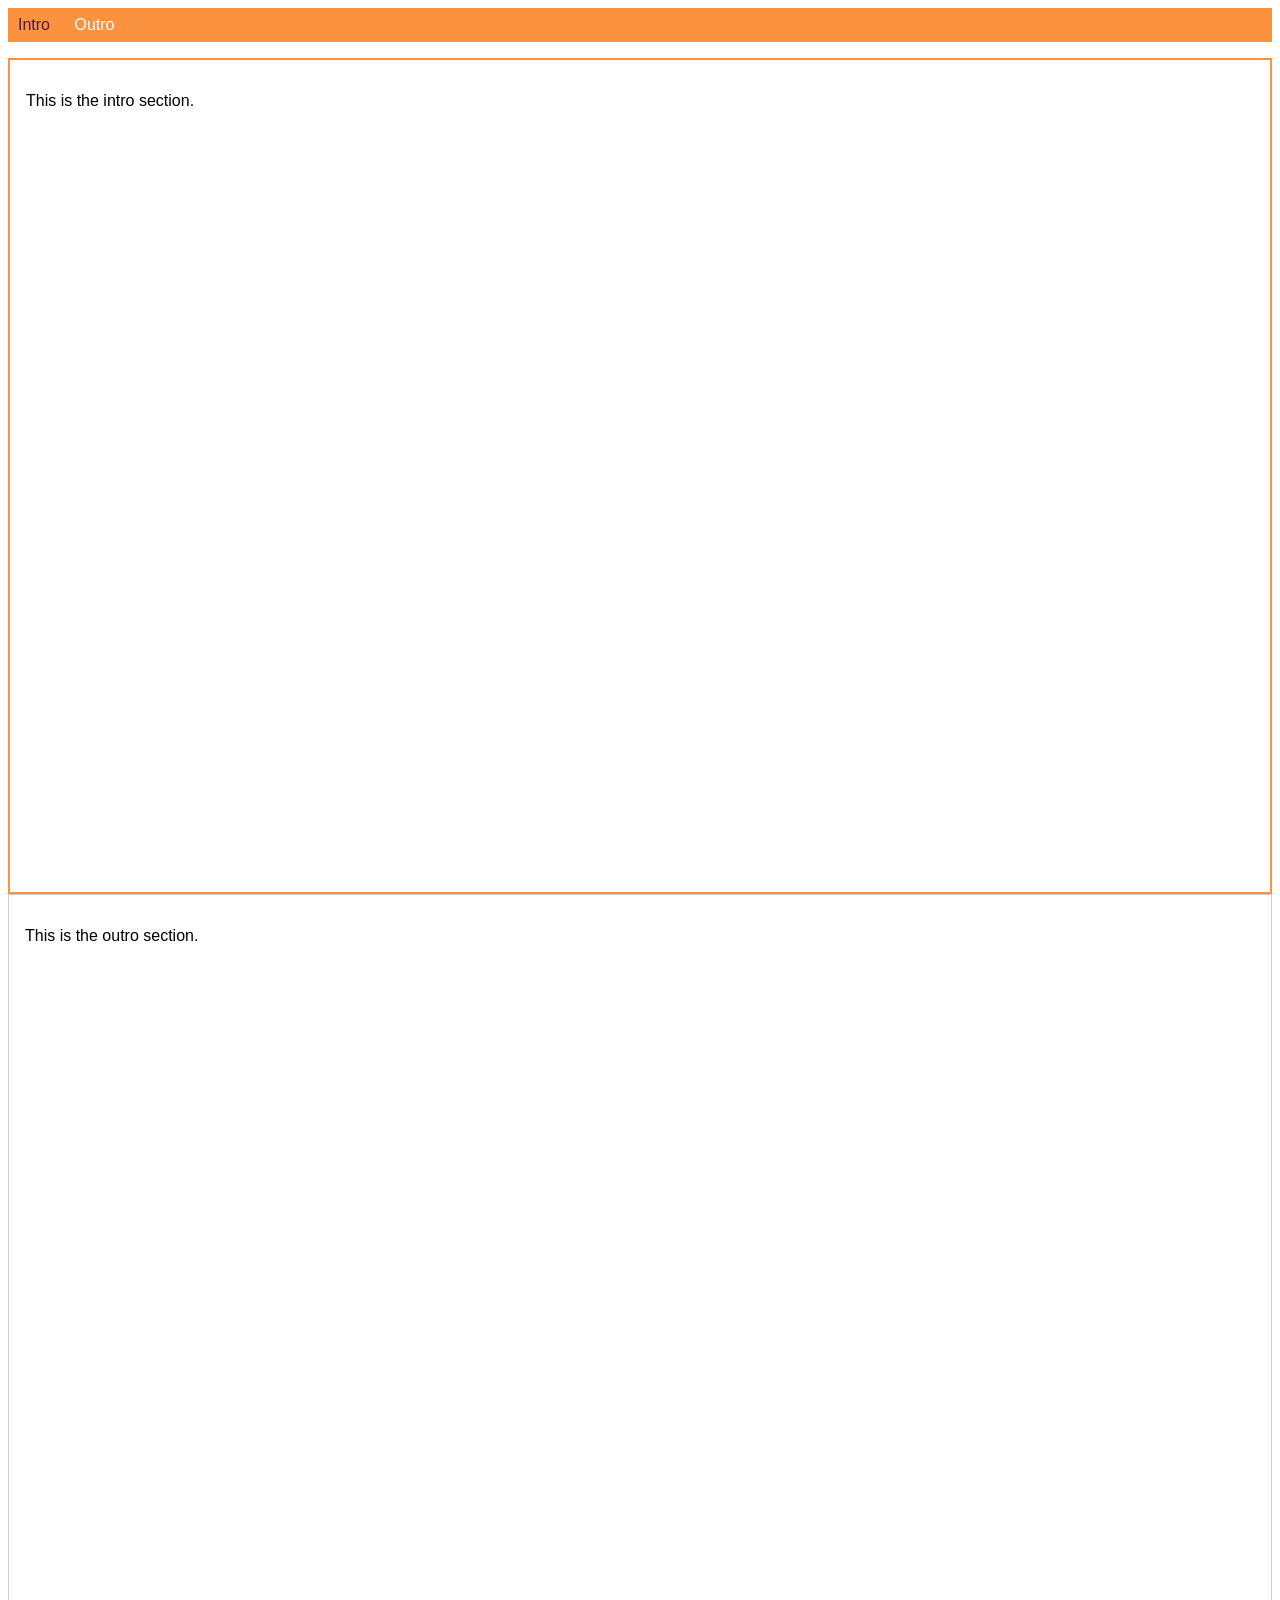
<file: additional_selectors/index.html>
<!DOCTYPE html>
<html lang="en">

<head>
    <meta charset="UTF-8">
    <meta name="viewport" content="width=device-width, initial-scale=1.0">
    <meta http-equiv="X-UA-Compatible" content="ie=edge">
    <title>CSS Course</title>
    <link rel="stylesheet" href="main.css">
</head>

<body>
    <nav>
        <a href="#intro" class="active">Intro</a>
        <a href="#outro">Outro</a>
    </nav>
    <section id="intro" class="main-section highlighted">
        <p>This is the intro section.</p>
    </section>
    <section id="outro" class="main-section">
        <p>This is the outro section.</p>
    </section>
</body>

</html>
</file>
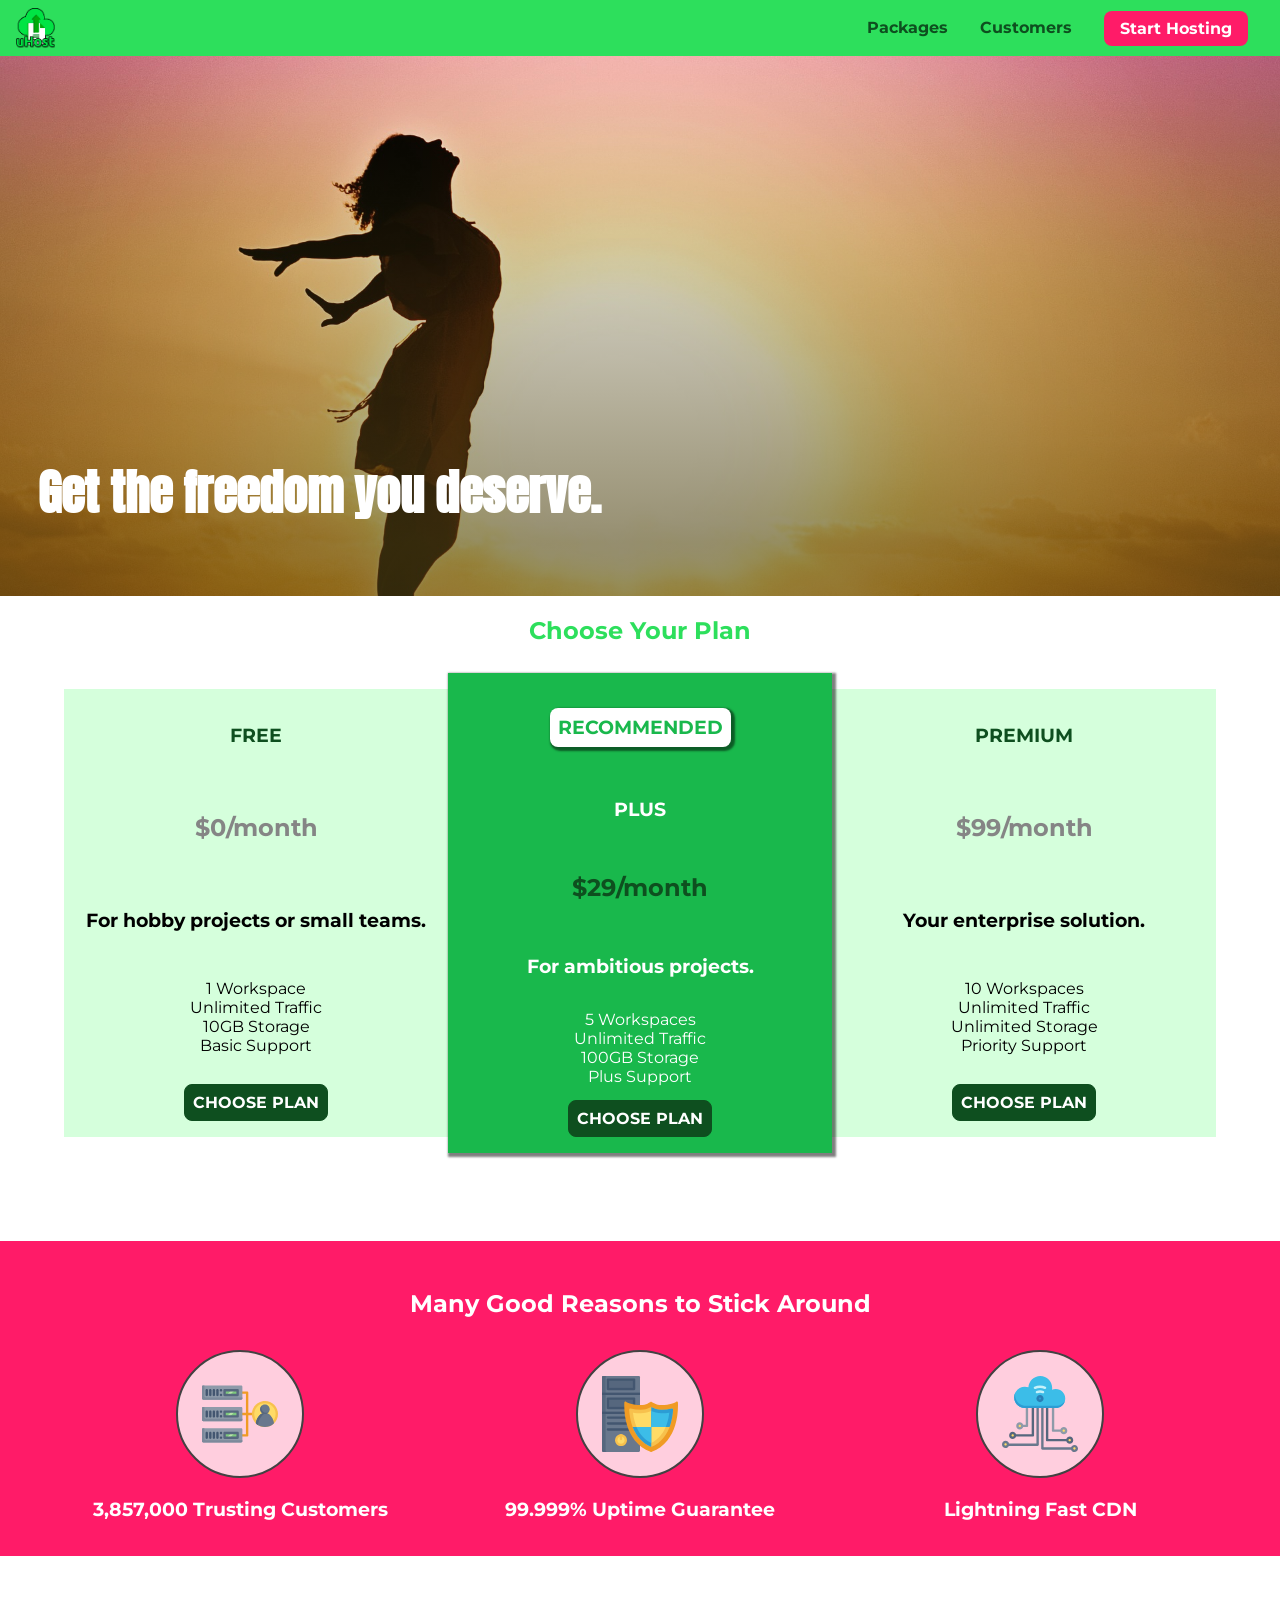
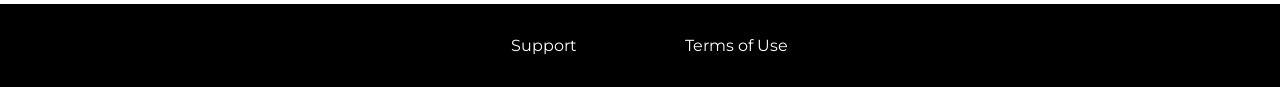
<file: basics-01/index.html>
<!DOCTYPE html>
<html lang="en">

<head>
    <meta charset="UTF-8">
    <meta http-equiv="X-UA-Compatible" content="ie=edge">
    <meta name="viewport" content="width=device-width, initial-scale=1.0">
    <title>uHost</title>
    <link rel="shortcut icon" href="favicon.png">
    <link rel="stylesheet" href="shared.css">
    <link rel="stylesheet" href="main.css">

</head>

<body>
    <div class="backdrop"></div>
    <div class="modal">
        <h1 class="modal__title">Do you want to continue?</h1>
        <div class="modal__actions">
            <a href="start-hosting/index.html" class="modal__action">Yes!</a>
            <button class="modal__action modal__action--negative" type="button">No!</button>
        </div>
    </div>
    <header class="main-header">
        <div>
            <button class="toggle-button">
                <span class="toggle-button__bar"></span>
                <span class="toggle-button__bar"></span>
                <span class="toggle-button__bar"></span>
            </button>
            <a href="index.html" class="main-header__brand">
                <img src="images/uhost-icon.png" alt="uHost - Your favourite hosting company" />
            </a>
        </div>
        <nav class="main-nav">
            <ul class="main-nav__items">
                <li class="main-nav__item">
                    <a href="packages/index.html">Packages</a>
                </li>
                <li class="main-nav__item">
                    <a href="customers/index.html">Customers</a>
                </li>
                <li class="main-nav__item main-nav__item--cta">
                    <a href="start-hosting/index.html">Start Hosting</a>
                </li>
            </ul>
        </nav>
    </header>
    <nav class="mobile-nav">
        <ul class="mobile-nav__items">
            <li class="mobile-nav__item">
                <a href="packages/index.html">Packages</a>
            </li>
            <li class="mobile-nav__item">
                <a href="customers/index.html">Customers</a>
            </li>
            <li class="mobile-nav__item mobile-nav__item--cta">
                <a href="start-hosting/index.html">Start Hosting</a>
            </li>
        </ul>
    </nav>
    <main>
        <section id="product-overview">
            <h1>Get the freedom you deserve.</h1>
        </section>
        <section id="plans">
            <h1 class="section-title">Choose Your Plan</h1>
            <div class="plan__list">
                <article class="plan">
                    <h1 class="plan__title">FREE</h1>
                    <h2 class="plan__price">$0/month</h2>
                    <h3>For hobby projects or small teams.</h3>
                    <ul class="plan__features">
                        <li>1 Workspace</li>
                        <li>Unlimited Traffic</li>
                        <li>10GB Storage</li>
                        <li>Basic Support</li>
                    </ul>
                    <div>
                        <button class="button">CHOOSE PLAN</button>
                    </div>
                </article>
                <article class="plan plan--highlighted">
                    <h1 class="plan__annotation">RECOMMENDED</h1>
                    <h1 class="plan__title">PLUS</h1>
                    <h2 class="plan__price">$29/month</h2>
                    <h3>For ambitious projects.</h3>
                    <ul class="plan__features">
                        <li>5 Workspaces</li>
                        <li>Unlimited Traffic</li>
                        <li>100GB Storage</li>
                        <li>Plus Support</li>
                    </ul>
                    <div>
                        <button class="button">CHOOSE PLAN</button>
                    </div>
                </article>
                <article class="plan">
                    <h1 class="plan__title">PREMIUM</h1>
                    <h2 class="plan__price">$99/month</h2>
                    <h3>Your enterprise solution.</h3>
                    <ul class="plan__features">
                        <li>10 Workspaces</li>
                        <li>Unlimited Traffic</li>
                        <li>Unlimited Storage</li>
                        <li>Priority Support</li>
                    </ul>
                    <div>
                        <button class="button">CHOOSE PLAN</button>
                    </div>
                </article>
            </div>
        </section>
        <section id="key-features">
            <h1 class="section-title">Many Good Reasons to Stick Around</h1>
            <ul class="key-feature__list">
                <li class="key-feature">
                    <div class="key-feature__image">
                        <svg viewBox="0 0 512 512">
                            <path style="fill:#F09B24;"
                                d="M344,248h-32V112c0-4.418-3.582-8-8-8h-40c-4.418,0-8,3.582-8,8s3.582,8,8,8h32v128h-32  c-4.418,0-8,3.582-8,8s3.582,8,8,8h32v128h-32c-4.418,0-8,3.582-8,8s3.582,8,8,8h40c4.418,0,8-3.582,8-8V264h32c4.418,0,8-3.582,8-8  S348.418,248,344,248z" />
                            <path style="fill:#8E9AA9;"
                                d="M264,64H8c-4.418,0-8,3.582-8,8v80c0,4.418,3.582,8,8,8h256c4.418,0,8-3.582,8-8V72  C272,67.582,268.418,64,264,64z" />
                            <path style="fill:#7C899B;"
                                d="M24,144c-4.418,0-8-3.582-8-8V64H8c-4.418,0-8,3.582-8,8v80c0,4.418,3.582,8,8,8h256  c4.418,0,8-3.582,8-8v-8H24z" />
                            <rect x="152" y="96" style="fill:#B8E3A8;" width="88" height="32" />
                            <g>
                                <polygon style="fill:#7EC97D;" points="152,96 152,128 166,128 198,96  " />
                                <polygon style="fill:#7EC97D;" points="220,96 188,128 240,128 240,96  " />
                            </g>
                            <path style="fill:#56677E;"
                                d="M240,136h-88c-4.418,0-8-3.582-8-8V96c0-4.418,3.582-8,8-8h88c4.418,0,8,3.582,8,8v32  C248,132.418,244.418,136,240,136z M160,120h72v-16h-72V120z" />
                            <g>
                                <path style="fill:#435670;"
                                    d="M32,136c-4.418,0-8-3.582-8-8V96c0-4.418,3.582-8,8-8s8,3.582,8,8v32C40,132.418,36.418,136,32,136z   " />
                                <path style="fill:#435670;"
                                    d="M56,136c-4.418,0-8-3.582-8-8V96c0-4.418,3.582-8,8-8s8,3.582,8,8v32C64,132.418,60.418,136,56,136z   " />
                                <path style="fill:#435670;"
                                    d="M80,136c-4.418,0-8-3.582-8-8V96c0-4.418,3.582-8,8-8s8,3.582,8,8v32C88,132.418,84.418,136,80,136z   " />
                                <path style="fill:#435670;"
                                    d="M104,136c-4.418,0-8-3.582-8-8V96c0-4.418,3.582-8,8-8s8,3.582,8,8v32   C112,132.418,108.418,136,104,136z" />
                                <path style="fill:#435670;"
                                    d="M128,105c-4.418,0-8-3.582-8-8v-1c0-4.418,3.582-8,8-8s8,3.582,8,8v1   C136,101.418,132.418,105,128,105z" />
                                <path style="fill:#435670;"
                                    d="M128,136c-4.418,0-8-3.582-8-8v-1c0-4.418,3.582-8,8-8s8,3.582,8,8v1   C136,132.418,132.418,136,128,136z" />
                            </g>
                            <path style="fill:#8E9AA9;"
                                d="M264,208H8c-4.418,0-8,3.582-8,8v80c0,4.418,3.582,8,8,8h256c4.418,0,8-3.582,8-8v-80  C272,211.582,268.418,208,264,208z" />
                            <path style="fill:#7C899B;"
                                d="M24,288c-4.418,0-8-3.582-8-8v-72H8c-4.418,0-8,3.582-8,8v80c0,4.418,3.582,8,8,8h256  c4.418,0,8-3.582,8-8v-8H24z" />
                            <rect x="152" y="240" style="fill:#B8E3A8;" width="88" height="32" />
                            <g>
                                <polygon style="fill:#7EC97D;" points="152,240 152,272 166,272 198,240  " />
                                <polygon style="fill:#7EC97D;" points="220,240 188,272 240,272 240,240  " />
                            </g>
                            <path style="fill:#56677E;"
                                d="M240,280h-88c-4.418,0-8-3.582-8-8v-32c0-4.418,3.582-8,8-8h88c4.418,0,8,3.582,8,8v32  C248,276.418,244.418,280,240,280z M160,264h72v-16h-72V264z" />
                            <g>
                                <path style="fill:#435670;"
                                    d="M32,280c-4.418,0-8-3.582-8-8v-32c0-4.418,3.582-8,8-8s8,3.582,8,8v32C40,276.418,36.418,280,32,280   z" />
                                <path style="fill:#435670;"
                                    d="M56,280c-4.418,0-8-3.582-8-8v-32c0-4.418,3.582-8,8-8s8,3.582,8,8v32C64,276.418,60.418,280,56,280   z" />
                                <path style="fill:#435670;"
                                    d="M80,280c-4.418,0-8-3.582-8-8v-32c0-4.418,3.582-8,8-8s8,3.582,8,8v32C88,276.418,84.418,280,80,280   z" />
                                <path style="fill:#435670;"
                                    d="M104,280c-4.418,0-8-3.582-8-8v-32c0-4.418,3.582-8,8-8s8,3.582,8,8v32   C112,276.418,108.418,280,104,280z" />
                                <path style="fill:#435670;"
                                    d="M128,249c-4.418,0-8-3.582-8-8v-1c0-4.418,3.582-8,8-8s8,3.582,8,8v1   C136,245.418,132.418,249,128,249z" />
                                <path style="fill:#435670;"
                                    d="M128,280c-4.418,0-8-3.582-8-8v-1c0-4.418,3.582-8,8-8s8,3.582,8,8v1   C136,276.418,132.418,280,128,280z" />
                            </g>
                            <path style="fill:#8E9AA9;"
                                d="M264,352H8c-4.418,0-8,3.582-8,8v80c0,4.418,3.582,8,8,8h256c4.418,0,8-3.582,8-8v-80  C272,355.582,268.418,352,264,352z" />
                            <path style="fill:#7C899B;"
                                d="M24,432c-4.418,0-8-3.582-8-8v-72H8c-4.418,0-8,3.582-8,8v80c0,4.418,3.582,8,8,8h256  c4.418,0,8-3.582,8-8v-8H24z" />
                            <rect x="152" y="384" style="fill:#B8E3A8;" width="88" height="32" />
                            <g>
                                <polygon style="fill:#7EC97D;" points="152,384 152,416 166,416 198,384  " />
                                <polygon style="fill:#7EC97D;" points="220,384 188,416 240,416 240,384  " />
                            </g>
                            <path style="fill:#56677E;"
                                d="M240,424h-88c-4.418,0-8-3.582-8-8v-32c0-4.418,3.582-8,8-8h88c4.418,0,8,3.582,8,8v32  C248,420.418,244.418,424,240,424z M160,408h72v-16h-72V408z" />
                            <g>
                                <path style="fill:#435670;"
                                    d="M32,424c-4.418,0-8-3.582-8-8v-32c0-4.418,3.582-8,8-8s8,3.582,8,8v32C40,420.418,36.418,424,32,424   z" />
                                <path style="fill:#435670;"
                                    d="M56,424c-4.418,0-8-3.582-8-8v-32c0-4.418,3.582-8,8-8s8,3.582,8,8v32C64,420.418,60.418,424,56,424   z" />
                                <path style="fill:#435670;"
                                    d="M80,424c-4.418,0-8-3.582-8-8v-32c0-4.418,3.582-8,8-8s8,3.582,8,8v32C88,420.418,84.418,424,80,424   z" />
                                <path style="fill:#435670;"
                                    d="M104,424c-4.418,0-8-3.582-8-8v-32c0-4.418,3.582-8,8-8s8,3.582,8,8v32   C112,420.418,108.418,424,104,424z" />
                                <path style="fill:#435670;"
                                    d="M128,393c-4.418,0-8-3.582-8-8v-1c0-4.418,3.582-8,8-8s8,3.582,8,8v1   C136,389.418,132.418,393,128,393z" />
                                <path style="fill:#435670;"
                                    d="M128,424c-4.418,0-8-3.582-8-8v-1c0-4.418,3.582-8,8-8s8,3.582,8,8v1   C136,420.418,132.418,424,128,424z" />
                            </g>
                            <path style="fill:#F7C14D;"
                                d="M424,168c-48.523,0-88,39.477-88,88s39.477,88,88,88s88-39.477,88-88S472.523,168,424,168z" />
                            <path style="fill:#FFDB66;"
                                d="M424,184c-39.701,0-72,32.299-72,72s32.299,72,72,72s72-32.299,72-72S463.701,184,424,184z" />
                            <path style="fill:#69788D;"
                                d="M484.893,314.16C476.393,274.588,451.922,248,424,248s-52.393,26.588-60.893,66.16  c-0.605,2.82,0.354,5.749,2.511,7.664C381.731,336.124,402.465,344,424,344s42.269-7.876,58.381-22.176  C484.539,319.909,485.498,316.98,484.893,314.16z" />
                            <path style="fill:#56677E;"
                                d="M434.053,249.171C430.768,248.403,427.411,248,424,248c-27.922,0-52.393,26.588-60.893,66.16  c-0.605,2.82,0.354,5.749,2.511,7.664c3.383,3.002,6.979,5.703,10.734,8.125C384.904,286.243,407.373,255.378,434.053,249.171z" />
                            <path style="fill:#69788D;"
                                d="M424,192c-17.645,0-32,14.355-32,32s14.355,32,32,32s32-14.355,32-32S441.645,192,424,192z" />
                            <path style="fill:#56677E;"
                                d="M432,248c-17.645,0-32-14.355-32-32c0-6.783,2.128-13.076,5.742-18.258  C397.444,203.53,392,213.138,392,224c0,17.645,14.355,32,32,32c10.862,0,20.471-5.444,26.258-13.742  C445.076,245.872,438.783,248,432,248z" />

                        </svg>

                    </div>
                    <p class="key-feature__description">3,857,000 Trusting Customers</p>
                </li>
                <li class="key-feature">
                    <div class="key-feature__image">
                        <svg viewBox="0 0 512 512">
                            <path style="fill:#69788D;"
                                d="M248,0H8C3.582,0,0,3.582,0,8v496c0,4.418,3.582,8,8,8h240c4.418,0,8-3.582,8-8V8  C256,3.582,252.418,0,248,0z" />
                            <path style="fill:#56677E;"
                                d="M24,504V8c0-4.418,3.582-8,8-8H8C3.582,0,0,3.582,0,8v496c0,4.418,3.582,8,8,8h24  C27.582,512,24,508.418,24,504z" />
                            <g>
                                <rect x="0" y="112" style="fill:#435670;" width="256" height="16" />
                                <rect x="0" y="240" style="fill:#435670;" width="256" height="16" />
                            </g>
                            <path style="fill:#F7C14D;"
                                d="M128,392c-22.056,0-40,17.944-40,40s17.944,40,40,40s40-17.944,40-40S150.056,392,128,392z" />
                            <path style="fill:#FFDB66;"
                                d="M128,408c-13.233,0-24,10.767-24,24s10.767,24,24,24s24-10.767,24-24S141.233,408,128,408z" />
                            <path style="fill:#F7C14D;"
                                d="M128,392c-2.739,0-5.414,0.278-8,0.805V424c0,4.418,3.582,8,8,8c4.418,0,8-3.582,8-8v-31.195  C133.414,392.278,130.739,392,128,392z" />
                            <g>
                                <path style="fill:#435670;"
                                    d="M216,288H40c-4.418,0-8-3.582-8-8s3.582-8,8-8h176c4.418,0,8,3.582,8,8S220.418,288,216,288z" />
                                <path style="fill:#435670;"
                                    d="M216,328H40c-4.418,0-8-3.582-8-8s3.582-8,8-8h176c4.418,0,8,3.582,8,8S220.418,328,216,328z" />
                                <path style="fill:#435670;"
                                    d="M216,368H40c-4.418,0-8-3.582-8-8s3.582-8,8-8h176c4.418,0,8,3.582,8,8S220.418,368,216,368z" />
                                <path style="fill:#435670;"
                                    d="M216,16H40c-4.418,0-8,3.582-8,8v64c0,4.418,3.582,8,8,8h176c4.418,0,8-3.582,8-8V24   C224,19.582,220.418,16,216,16z" />
                            </g>
                            <rect x="48" y="32" style="fill:#56677E;" width="160" height="48" />
                            <path style="fill:#435670;"
                                d="M216,144H40c-4.418,0-8,3.582-8,8v64c0,4.418,3.582,8,8,8h176c4.418,0,8-3.582,8-8v-64  C224,147.582,220.418,144,216,144z" />
                            <rect x="48" y="160" style="fill:#56677E;" width="160" height="48" />
                            <path style="fill:#F09B24;"
                                d="M511.747,180.237c-0.194-6.537-8.107-10.107-13.135-5.894c-5.6,4.693-42.904,21.282-98.514,21.282  c-33.45,0-64.625-20.999-64.929-21.206c-2.9-1.991-6.764-1.85-9.512,0.346c-2.677,2.135-27.201,20.86-63.793,20.86  c-55.607,0-92.914-16.589-98.515-21.282c-5.028-4.211-12.941-0.645-13.135,5.894c-1.634,54.834,4.655,105.941,18.693,151.903  c12.096,39.604,29.759,74.047,52.497,102.373c27.538,34.304,62.743,59.882,104.66,76.045c3.069,1.918,6.757,1.921,9.83,0  c41.917-16.163,77.122-41.741,104.66-76.045c22.738-28.326,40.401-62.77,52.497-102.373  C507.092,286.179,513.381,235.071,511.747,180.237z" />
                            <path style="fill:#F7C14D;"
                                d="M476.21,221.226c-1.953-1.631-4.568-2.235-7.036-1.628c-21.686,5.327-44.926,8.028-69.075,8.028  c-25.926,0-49.633-8.975-64.955-16.504c-2.307-1.134-5.016-1.091-7.284,0.116c-14.059,7.477-36.919,16.388-65.994,16.388  c-24.153,0-47.394-2.701-69.075-8.028c-5.155-1.268-10.221,2.966-9.894,8.261c2.077,33.693,7.668,65.635,16.616,94.935  c22.774,74.565,66.139,126.334,128.888,153.868c2.032,0.891,4.397,0.891,6.43,0c61.777-27.107,104.716-78.876,127.62-153.868  c8.948-29.3,14.539-61.241,16.616-94.935C479.224,225.319,478.163,222.856,476.21,221.226z" />
                            <path style="fill:#FFDB66;"
                                d="M331.609,451.727c-52.604-25.289-89.304-70.987-109.144-135.944  c-6.532-21.39-11.162-44.336-13.82-68.447c17.133,2.852,34.952,4.291,53.22,4.291c29.394,0,53.376-7.793,69.978-15.561  c17.44,7.736,41.656,15.561,68.256,15.561c18.267,0,36.085-1.439,53.219-4.291c-2.659,24.112-7.288,47.06-13.82,68.448  C419.545,381.108,383.27,426.805,331.609,451.727z" />
                            <g>
                                <path style="fill:#2C9DD4;"
                                    d="M479.066,227.858c0.157-2.539-0.903-5.002-2.856-6.633s-4.568-2.235-7.036-1.628   c-21.686,5.327-44.926,8.028-69.075,8.028c-25.926,0-49.633-8.975-64.955-16.504c-1.057-0.52-2.2-0.78-3.345-0.806l-0.072,133.351   h123.601c2.556-6.746,4.933-13.702,7.123-20.874C471.398,293.493,476.989,261.552,479.066,227.858z" />
                                <path style="fill:#2C9DD4;"
                                    d="M206.658,343.667c24.153,63.42,65.028,108.108,121.743,132.995c1.031,0.452,2.147,0.673,3.263,0.666   l0.063-133.661H206.658z" />
                            </g>
                            <g>
                                <path style="fill:#3CBDE8;"
                                    d="M439.497,315.783c6.532-21.389,11.161-44.336,13.82-68.448c-17.134,2.852-34.952,4.291-53.219,4.291   c-26.6,0-50.815-7.824-68.256-15.561l-0.116,107.601h97.758C433.179,334.807,436.524,325.518,439.497,315.783z" />
                                <path style="fill:#3CBDE8;"
                                    d="M232.523,343.667c21.144,50.298,54.363,86.56,99.087,108.06l0.117-108.06H232.523z" />
                            </g>
                        </svg>
                    </div>
                    <p class="key-feature__description">99.999% Uptime Guarantee</p>
                </li>
                <li class="key-feature">
                    <div class="key-feature__image">
                        <svg viewBox="0 0 512 512">
                            <path style="fill:#8E9AA9;"
                                d="M168,200c-4.418,0-8,3.582-8,8v120h-17.376c-3.302-9.311-12.194-16-22.624-16  c-13.234,0-24,10.767-24,24s10.766,24,24,24c10.429,0,19.321-6.689,22.624-16H168c4.418,0,8-3.582,8-8V208  C176,203.582,172.418,200,168,200z" />
                            <path style="fill:#FFDB66;"
                                d="M120,328c-4.411,0-8,3.589-8,8s3.589,8,8,8s8-3.589,8-8S124.411,328,120,328z" />
                            <path style="fill:#56677E;"
                                d="M208,200c-4.418,0-8,3.582-8,8v184H94.624C91.322,382.689,82.43,376,72,376  c-13.234,0-24,10.767-24,24s10.766,24,24,24c10.429,0,19.321-6.689,22.624-16H208c4.418,0,8-3.582,8-8V208  C216,203.582,212.418,200,208,200z" />
                            <path style="fill:#FFDB66;"
                                d="M72,392c-4.411,0-8,3.589-8,8s3.589,8,8,8s8-3.589,8-8S76.411,392,72,392z" />
                            <path style="fill:#69788D;"
                                d="M240,208c-4.418,0-8,3.582-8,8v239H47.24c-2.671-10.34-12.078-18-23.24-18c-13.234,0-24,10.767-24,24  s10.766,24,24,24c9.666,0,18.009-5.747,21.809-14H240c4.418,0,8-3.582,8-8V216C248,211.582,244.418,208,240,208z" />
                            <path style="fill:#FFDB66;"
                                d="M24,453c-4.411,0-8,3.589-8,8s3.589,8,8,8s8-3.589,8-8S28.411,453,24,453z" />
                            <path style="fill:#69788D;"
                                d="M488,464c-10.429,0-19.321,6.689-22.624,16H280V208c0-4.418-3.582-8-8-8s-8,3.582-8,8v280  c0,4.418,3.582,8,8,8h193.376c3.302,9.311,12.194,16,22.624,16c13.234,0,24-10.767,24-24S501.234,464,488,464z" />
                            <path style="fill:#FFDB66;"
                                d="M488,480c-4.411,0-8,3.589-8,8s3.589,8,8,8s8-3.589,8-8S492.411,480,488,480z" />
                            <path style="fill:#56677E;"
                                d="M456,408c-10.429,0-19.321,6.689-22.624,16H312V208c0-4.418-3.582-8-8-8s-8,3.582-8,8v224  c0,4.418,3.582,8,8,8h129.376c3.302,9.311,12.194,16,22.624,16c13.234,0,24-10.767,24-24S469.234,408,456,408z" />
                            <path style="fill:#FFDB66;"
                                d="M456,424c-4.411,0-8,3.589-8,8s3.589,8,8,8s8-3.589,8-8S460.411,424,456,424z" />
                            <path style="fill:#8E9AA9;"
                                d="M416,344c-10.429,0-19.321,6.689-22.624,16H352V208c0-4.418-3.582-8-8-8s-8,3.582-8,8v160  c0,4.418,3.582,8,8,8h49.376c3.302,9.311,12.194,16,22.624,16c13.234,0,24-10.767,24-24S429.234,344,416,344z" />
                            <path style="fill:#FFDB66;"
                                d="M416,360c-4.411,0-8,3.589-8,8s3.589,8,8,8s8-3.589,8-8S420.411,360,416,360z" />
                            <path style="fill:#3CBDE8;"
                                d="M362,88c-8.741,0-17.231,1.751-25.06,5.085C337.646,88.797,338,84.43,338,80  c0-44.112-35.888-80-80-80c-42.823,0-77.895,33.816-79.909,76.149C170.393,73.415,162.244,72,154,72c-39.701,0-72,32.299-72,72  s32.299,72,72,72h208c35.29,0,64-28.71,64-64S397.29,88,362,88z" />
                            <path style="fill:#2C9DD4;"
                                d="M368,200H160c-39.701,0-72-32.299-72-72c0-5.863,0.721-11.559,2.05-17.019  C84.918,120.88,82,132.102,82,144c0,39.701,32.299,72,72,72h208c30.389,0,55.88-21.296,62.379-49.743  C413.565,186.327,392.352,200,368,200z" />
                            <path style="fill:#2A7DB5;"
                                d="M256,128c-13.234,0-24,10.767-24,24s10.766,24,24,24c13.233,0,24-10.767,24-24S269.233,128,256,128z" />
                            <path style="fill:#2C9DD4;"
                                d="M256,144c-4.411,0-8,3.589-8,8s3.589,8,8,8c4.411,0,8-3.589,8-8S260.411,144,256,144z" />
                            <g>
                                <path style="fill:#C5F1FA;"
                                    d="M221.755,87.695c-2.994,0-5.864-1.688-7.233-4.572c-1.894-3.991-0.194-8.763,3.798-10.657   C230.157,66.849,242.834,64,256,64c13.166,0,25.844,2.849,37.68,8.466c3.992,1.895,5.692,6.666,3.798,10.657   s-6.666,5.692-10.657,3.798C277.144,82.328,266.774,80,256,80c-10.774,0-21.144,2.328-30.821,6.921   C224.072,87.446,222.904,87.695,221.755,87.695z" />
                                <path style="fill:#C5F1FA;"
                                    d="M276.545,116.618c-1.148,0-2.316-0.249-3.424-0.774C267.745,113.293,261.985,112,256,112   c-5.985,0-11.745,1.293-17.121,3.844c-3.991,1.895-8.763,0.192-10.657-3.798c-1.894-3.992-0.193-8.764,3.798-10.657   C239.557,97.813,247.625,96,256,96c8.376,0,16.444,1.813,23.98,5.389c3.991,1.894,5.692,6.665,3.798,10.657   C282.41,114.93,279.539,116.618,276.545,116.618z" />
                            </g>

                        </svg>
                    </div>
                    <p class="key-feature__description">Lightning Fast CDN</p>
                </li>
            </ul>
        </section>
    </main>
    <footer class="main-footer">
        <nav>
            <ul class="main-footer__links">
                <li class="main-footer__link">
                    <a href="#">Support</a>
                </li>
                <li class="main-footer__link">
                    <a href="#">Terms of Use</a>
                </li>
            </ul>
        </nav>
    </footer>
    <script src="shared.js"></script>
</body>

</html>
</file>
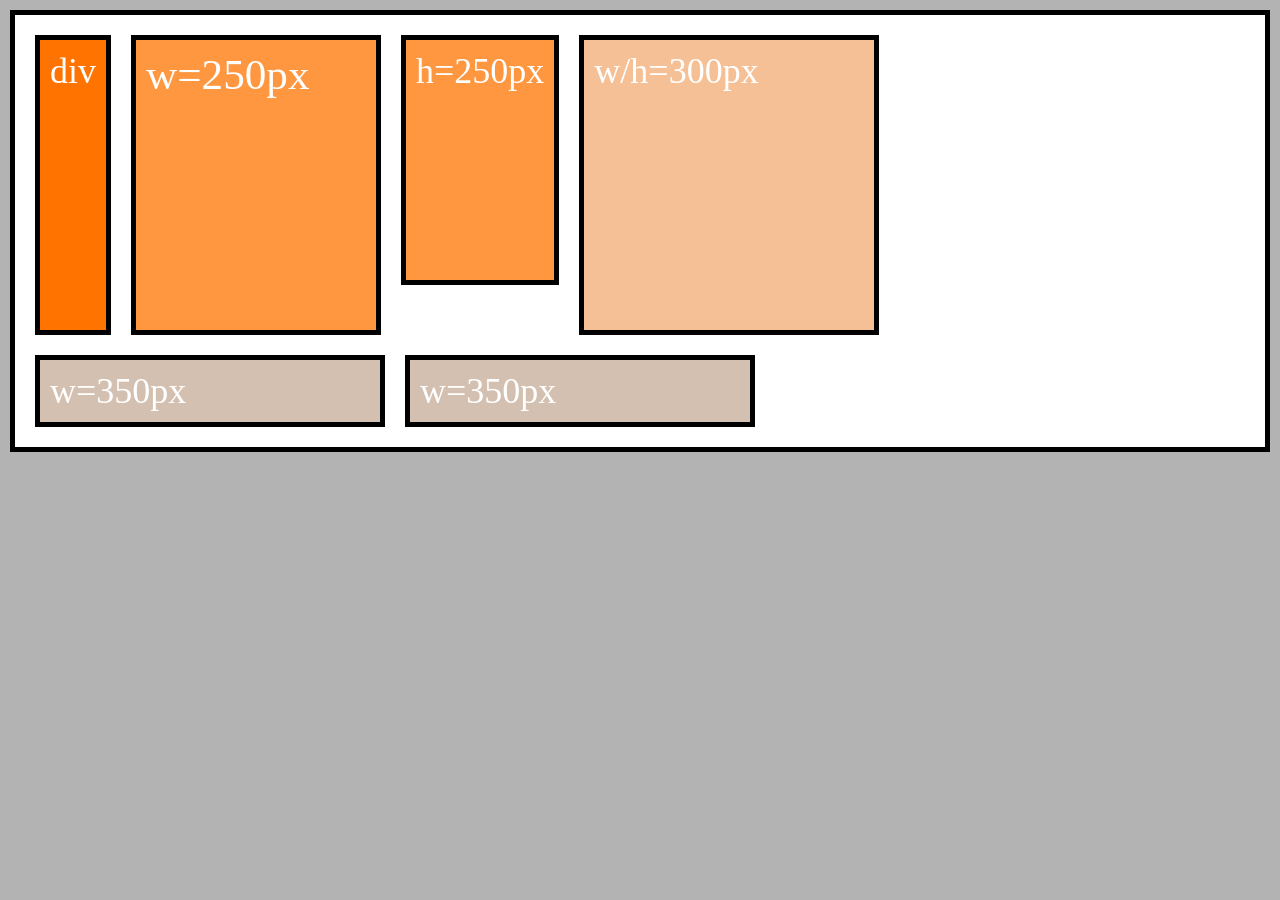
<file: flexbox/index.html>
<!DOCTYPE html>
<html lang="en">
    <head>
        <meta charset="UTF-8">
        <meta http-equiv="X-UA-Compatible" content="ie=edge">
        <link rel="stylesheet" href="main.css">
        <title>Flexbox</title>
    </head>
    <body>
        <div class="flex-container">
            <div class="item-1">div</div>
            <div class="item-2">w=250px</div>
            <div class="item-3">h=250px</div>
            <div class="item-4">w/h=300px</div>
            <div class="item-5">w=350px</div>
            <div class="item-6">w=350px</div>
        </div>
    </body>
</html>
</file>
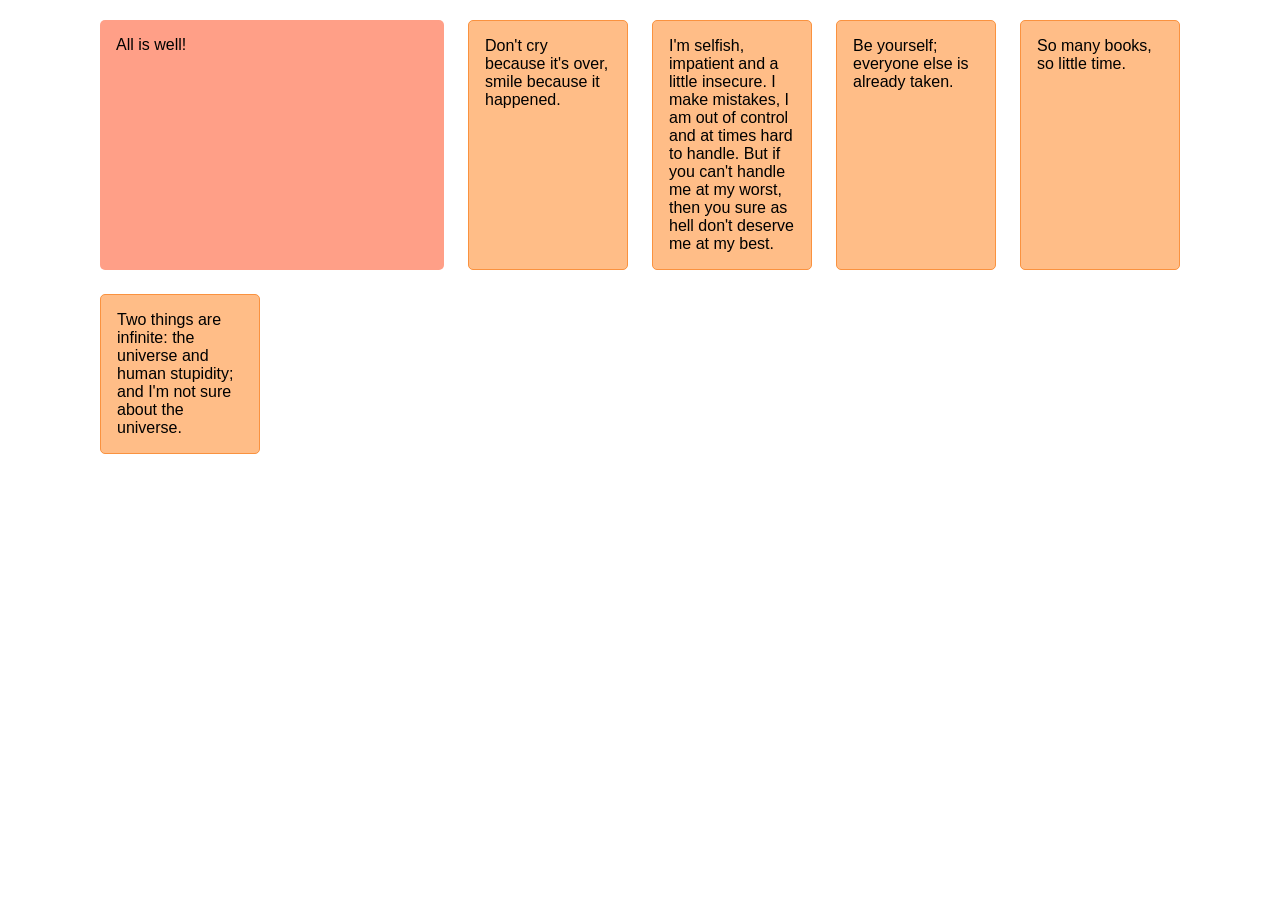
<file: grid-autoflow/index.html>
<!DOCTYPE html>
<html lang="en">
<head>
    <meta charset="UTF-8">
    <meta name="viewport" content="width=device-width, initial-scale=1.0">
    <meta http-equiv="X-UA-Compatible" content="ie=edge">
    <title>CSS Course</title>
    <link rel="stylesheet" href="main.css">
</head>
<body>
    <div class="container">
        <div class="quote quote--featured">All is well!</div>
        <div class="quote">Don't cry because it's over, smile because it happened.</div>
        <div class="quote">I'm selfish, impatient and a little insecure. I make mistakes, I am out of control and at times hard to handle. But if you can't handle me at my worst, then you sure as hell don't deserve me at my best.</div>
        <div class="quote">Be yourself; everyone else is already taken.</div>
        <div class="quote">So many books, so little time.</div>
        <div class="quote">Two things are infinite: the universe and human stupidity; and I'm not sure about the universe.</div>
    </div>
</body>
</html>
</file>
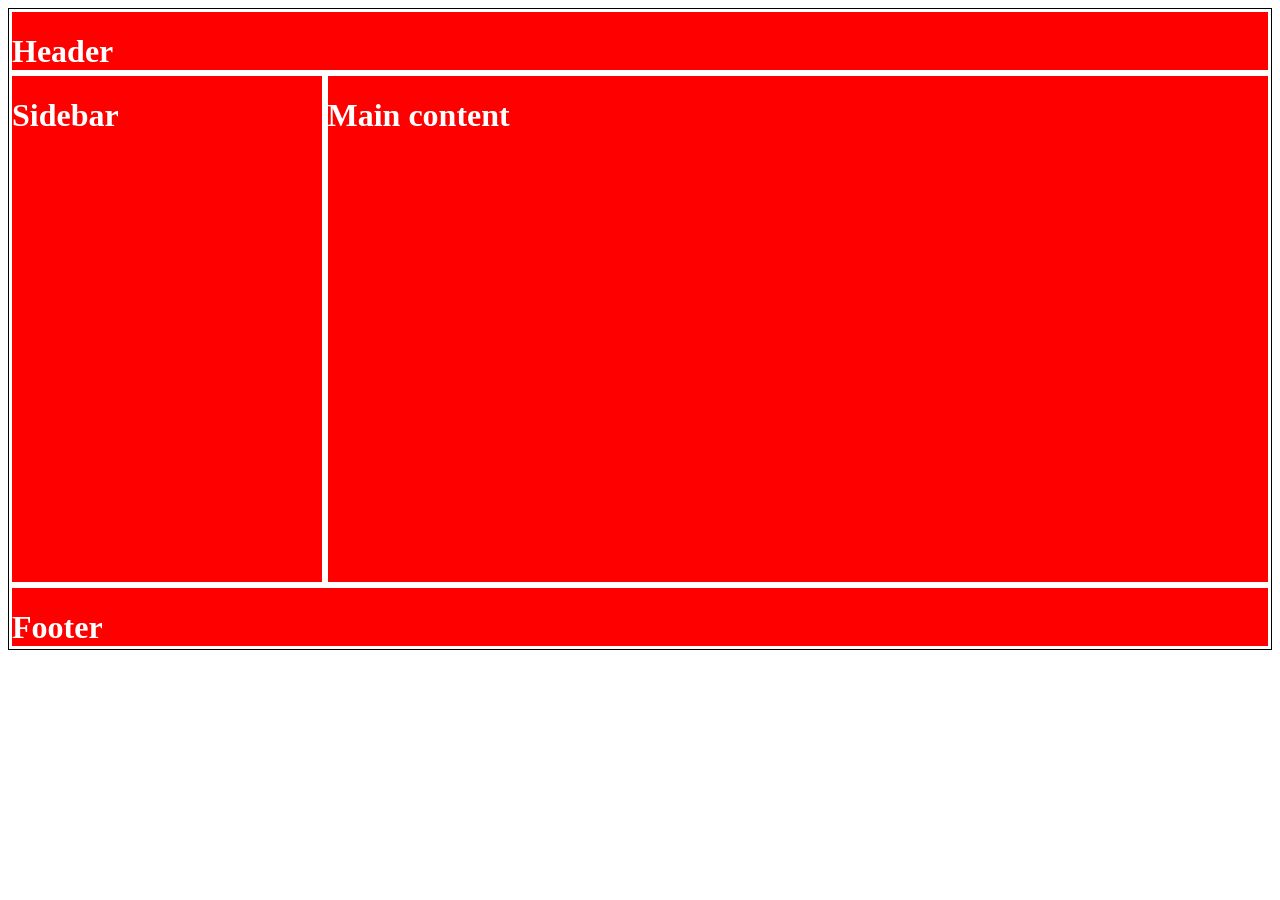
<file: grid-example/index.html>
<!DOCTYPE html>
<html lang="en">
<head>
    <meta charset="UTF-8">
    <meta name="viewport" content="width=device-width, initial-scale=1.0">
    <meta http-equiv="X-UA-Compatible" content="ie=edge">
    <title>CSS Course</title>
    <!-- <link rel="stylesheet" href="main.css"> -->
    <link rel="stylesheet" href="grid.css">
</head>
<body>
    <div class="container">
        <div class="header">
            <h1>Header</h1>
        </div>
        <div class="sidebar"><h1>Sidebar</h1></div>
        <div class="main-content"><h1>Main content</h1></div>
        <div class="footer"><h1>Footer</h1></div>
    </div>
</body>
</html>
</file>
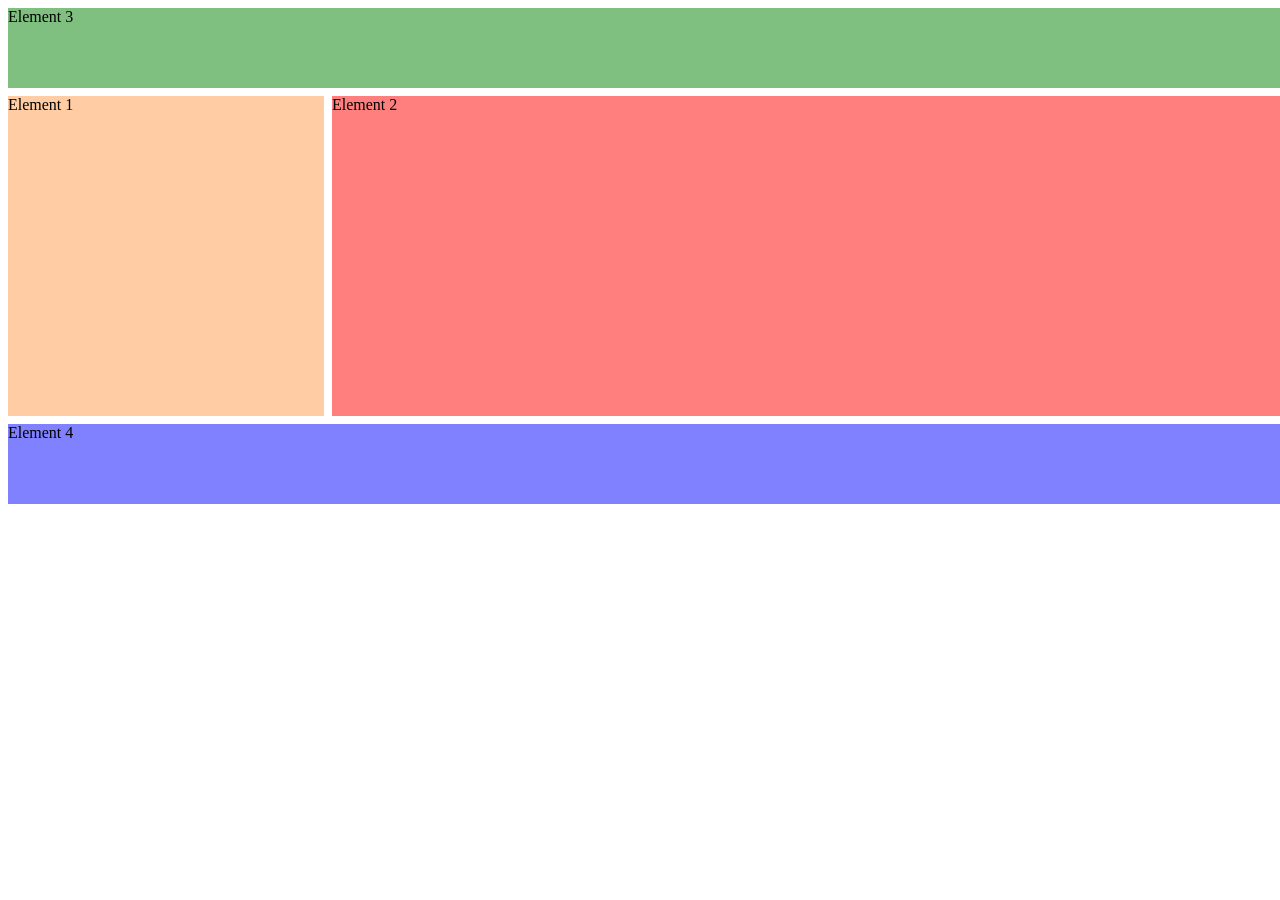
<file: grid/index.html>
<!DOCTYPE html>
<html lang="en">
<head>
    <meta charset="UTF-8">
    <meta name="viewport" content="width=device-width, initial-scale=1.0">
    <meta http-equiv="X-UA-Compatible" content="ie=edge">
    <title>CSS Course</title>
    <link rel="stylesheet" href="main.css">
</head>
<body>
    <div class="container">
        <div class="el1">Element 1</div>
        <div class="el2">Element 2</div>
        <div class="el3">Element 3</div>
        <div class="el4">Element 4</div>
    </div>
</body>
</html>
</file>
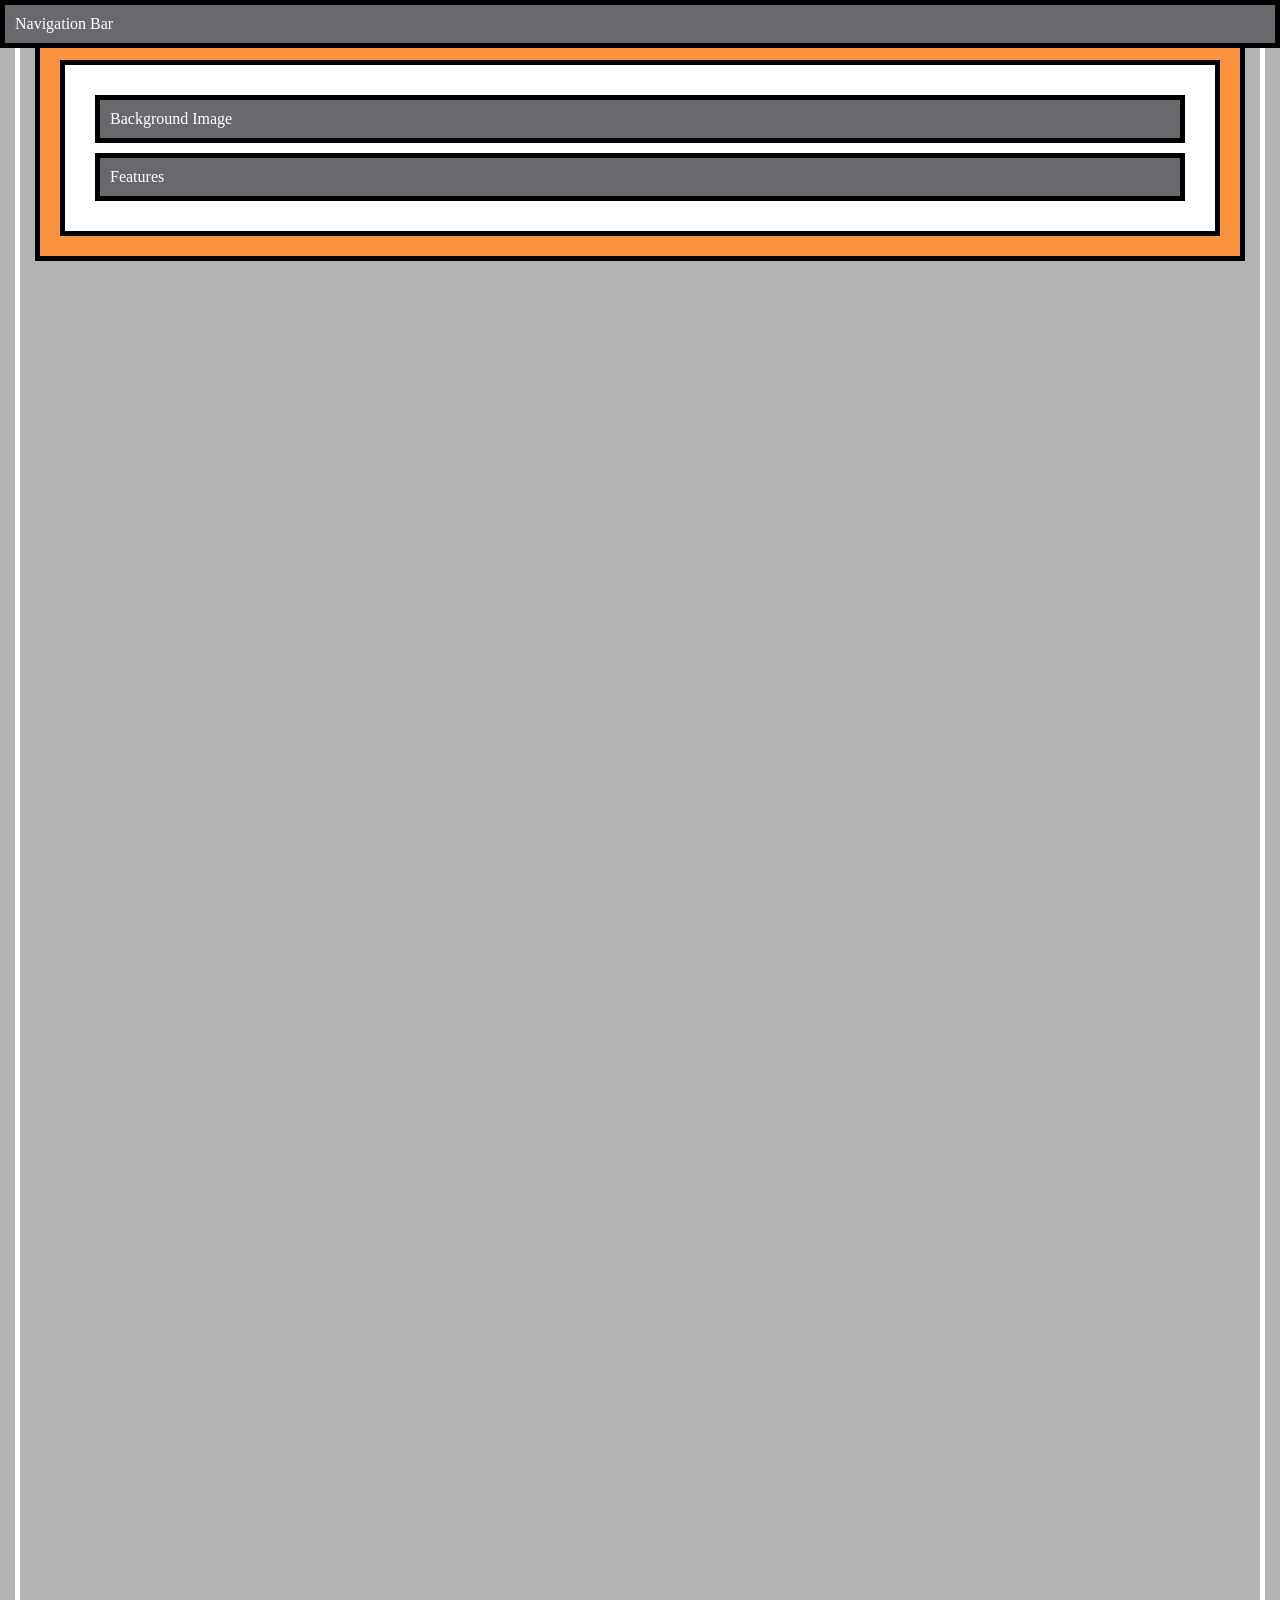
<file: positioning-elements/index.html>
<!DOCTYPE html>
<html lang="en">
    <head>
        <meta charset="UTF-8">
        <meta http-equiv="X-UA-Compatible" content="ie=edge">
        <link rel="stylesheet" href="main.css">
        <title>Position</title>
    </head>
    <body>
        <div class="parent">
            <div class="child-1">Navigation Bar</div>
            <div class="child-2">Background Image</div>
            <div class="child-3">Features</div>
        </div>
    </body>
</html>
</file>
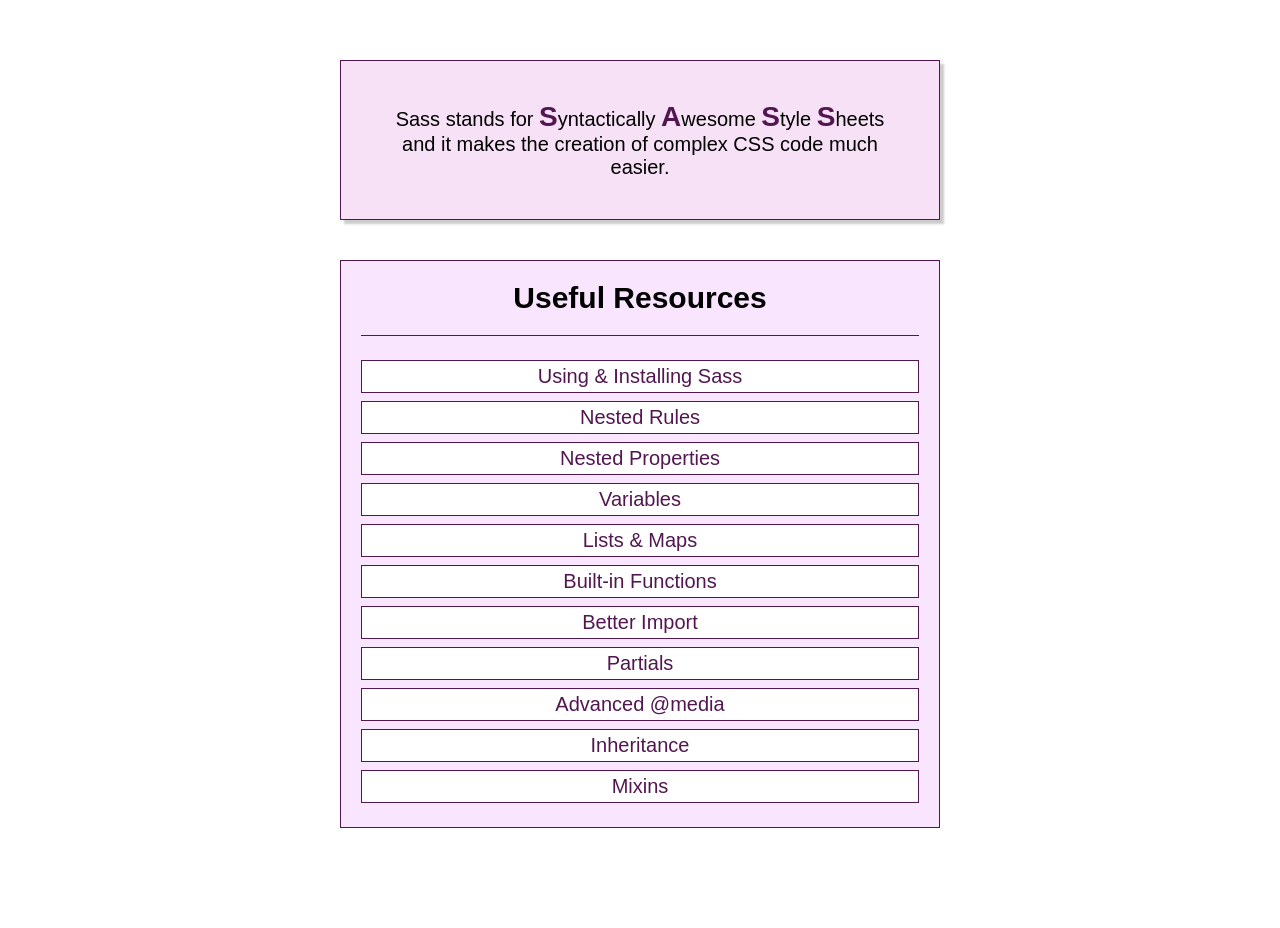
<file: sass/index.html>
<!DOCTYPE html>
<html lang="en">

<head>
    <meta charset="UTF-8">
    <meta name="viewport" content="width=device-width, initial-scale=1.0">
    <meta http-equiv="X-UA-Compatible" content="ie=edge">
    <title>CSS Course</title>
    <link rel="stylesheet" href="main.css">
</head>

<body>
    <div class="container">
        <section class="sass-introduction">
            <p>Sass stands for
                <span class="char-highlight">S</span>yntactically
                <span class="char-highlight">A</span>wesome
                <span class="char-highlight">S</span>tyle
                <span class="char-highlight">S</span>heets and it makes the creation of complex CSS code much easier.</p>
        </section>
        <section class="sass-details">
            <header class="section-header">
                <h1>Useful Resources</h1>
            </header>
            <ul class="documentation-links">
                <li>
                    <a class="documentation-link link-important" href="https://sass-lang.com/documentation/file.SASS_REFERENCE.html#using_sass">Using &amp; Installing Sass</a>
                </li>
                <li>
                    <a class="documentation-link" href="https://sass-lang.com/documentation/file.SASS_REFERENCE.html#nested_rules">Nested Rules</a>
                </li>
                <li>
                    <a class="documentation-link" href="https://sass-lang.com/documentation/file.SASS_REFERENCE.html#nested_properties">Nested Properties</a>
                </li>
                <li>
                    <a class="documentation-link" href="https://sass-lang.com/documentation/file.SASS_REFERENCE.html#variables_">Variables</a>
                </li>
                <li>
                    <a class="documentation-link" href="https://sass-lang.com/documentation/file.SASS_REFERENCE.html#lists">Lists &amp; Maps</a>
                </li>
                <li>
                    <a class="documentation-link" href="https://sass-lang.com/documentation/Sass/Script/Functions.html">Built-in Functions</a>
                </li>
                <li>
                    <a class="documentation-link" href="https://sass-lang.com/documentation/file.SASS_REFERENCE.html#import">Better Import</a>
                </li>
                <li>
                    <a class="documentation-link" href="https://sass-lang.com/documentation/file.SASS_REFERENCE.html#partials">Partials</a>
                </li>
                <li>
                    <a class="documentation-link" href="https://sass-lang.com/documentation/file.SASS_REFERENCE.html#media">Advanced @media</a>
                </li>
                <li>
                    <a class="documentation-link" href="https://sass-lang.com/documentation/file.SASS_REFERENCE.html#extend">Inheritance</a>
                </li>
                <li>
                    <a class="documentation-link" href="https://sass-lang.com/documentation/file.SASS_REFERENCE.html#defining_a_mixin">Mixins</a>
                </li>
            </ul>
        </section>
    </div>
</body>

</html>
</file>
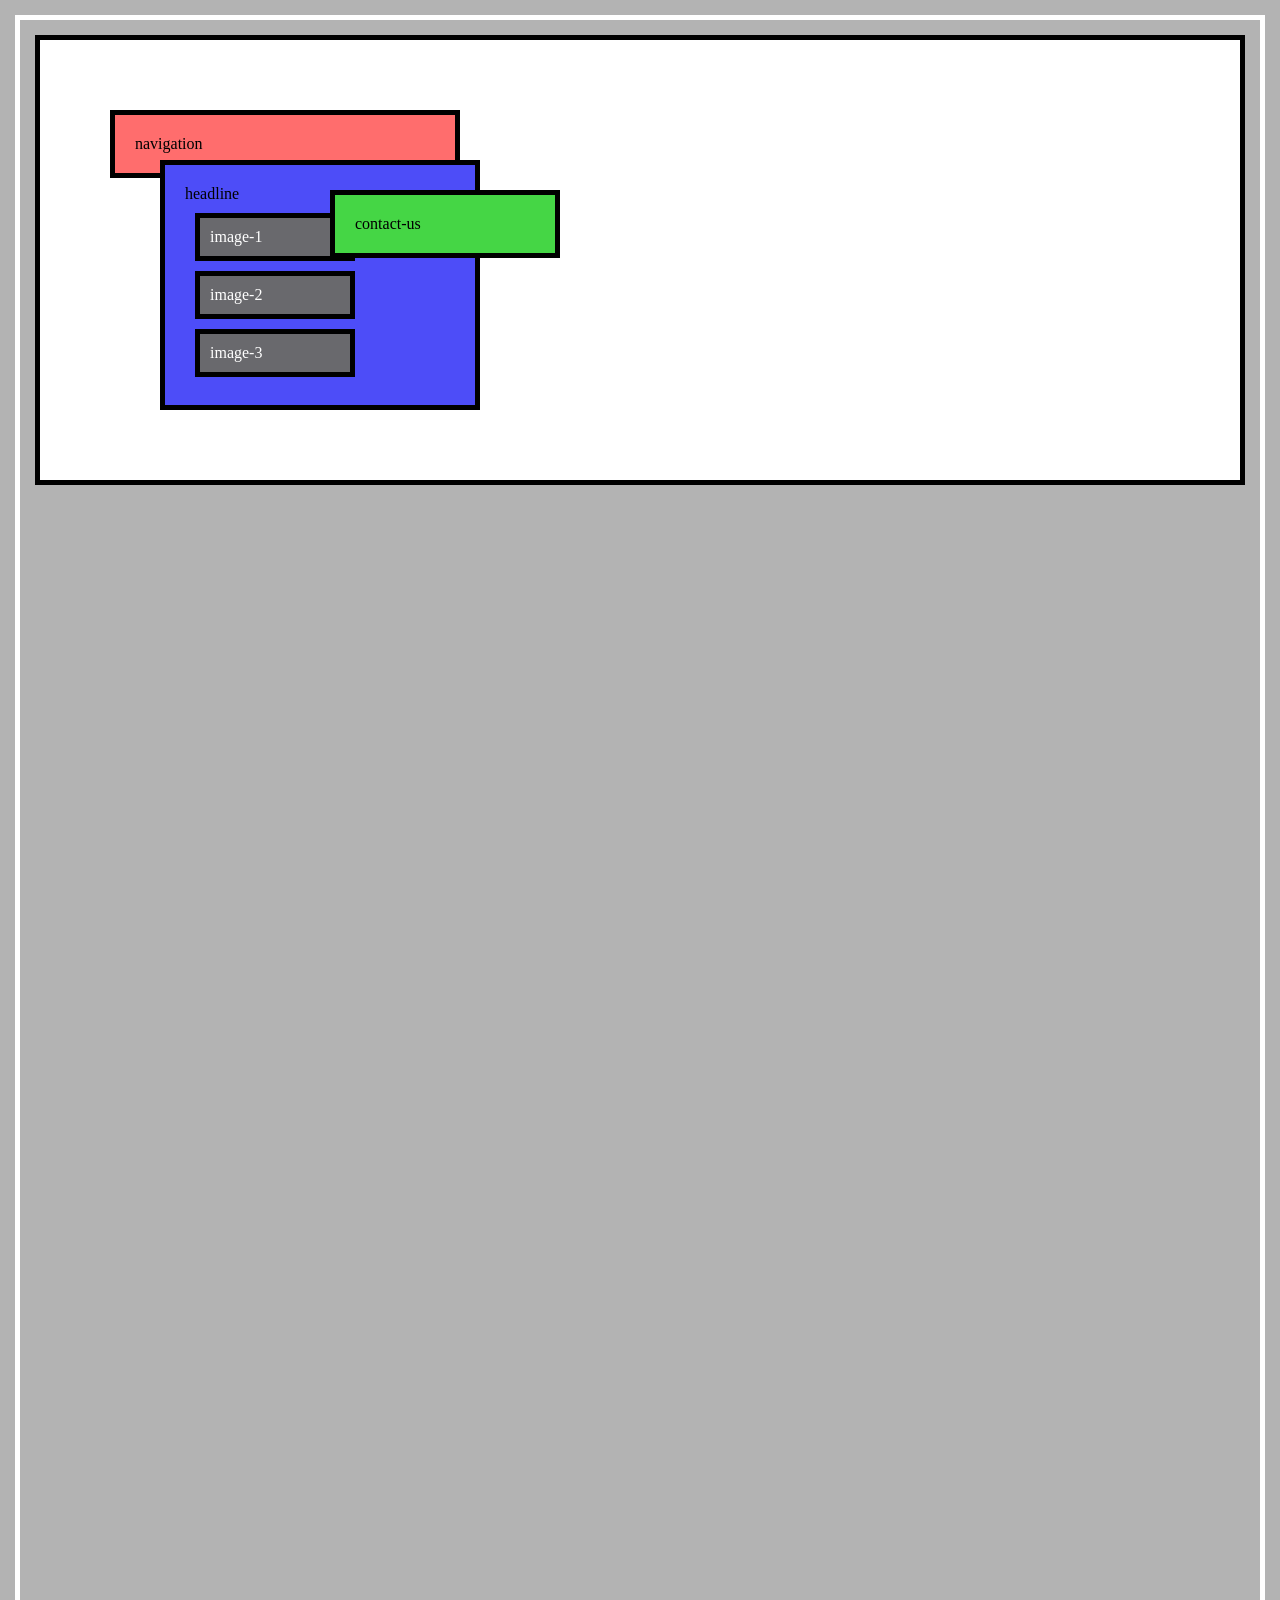
<file: stacking-context/index.html>
<!DOCTYPE html>
<html lang="en">
    <head>
        <meta charset="UTF-8">
        <meta http-equiv="X-UA-Compatible" content="ie=edge">
        <link rel="stylesheet" href="main.css">
        <title>Position</title>
    </head>
    <body>
        <div class="navigation">navigation</div>
        <div class="headline">headline    
            <div class="image-1">image-1</div>
            <div class="image-2">image-2</div>
            <div class="image-3">image-3</div>
        </div>
        <div class="contact-us">contact-us</div>
    </body>
</html>
</file>
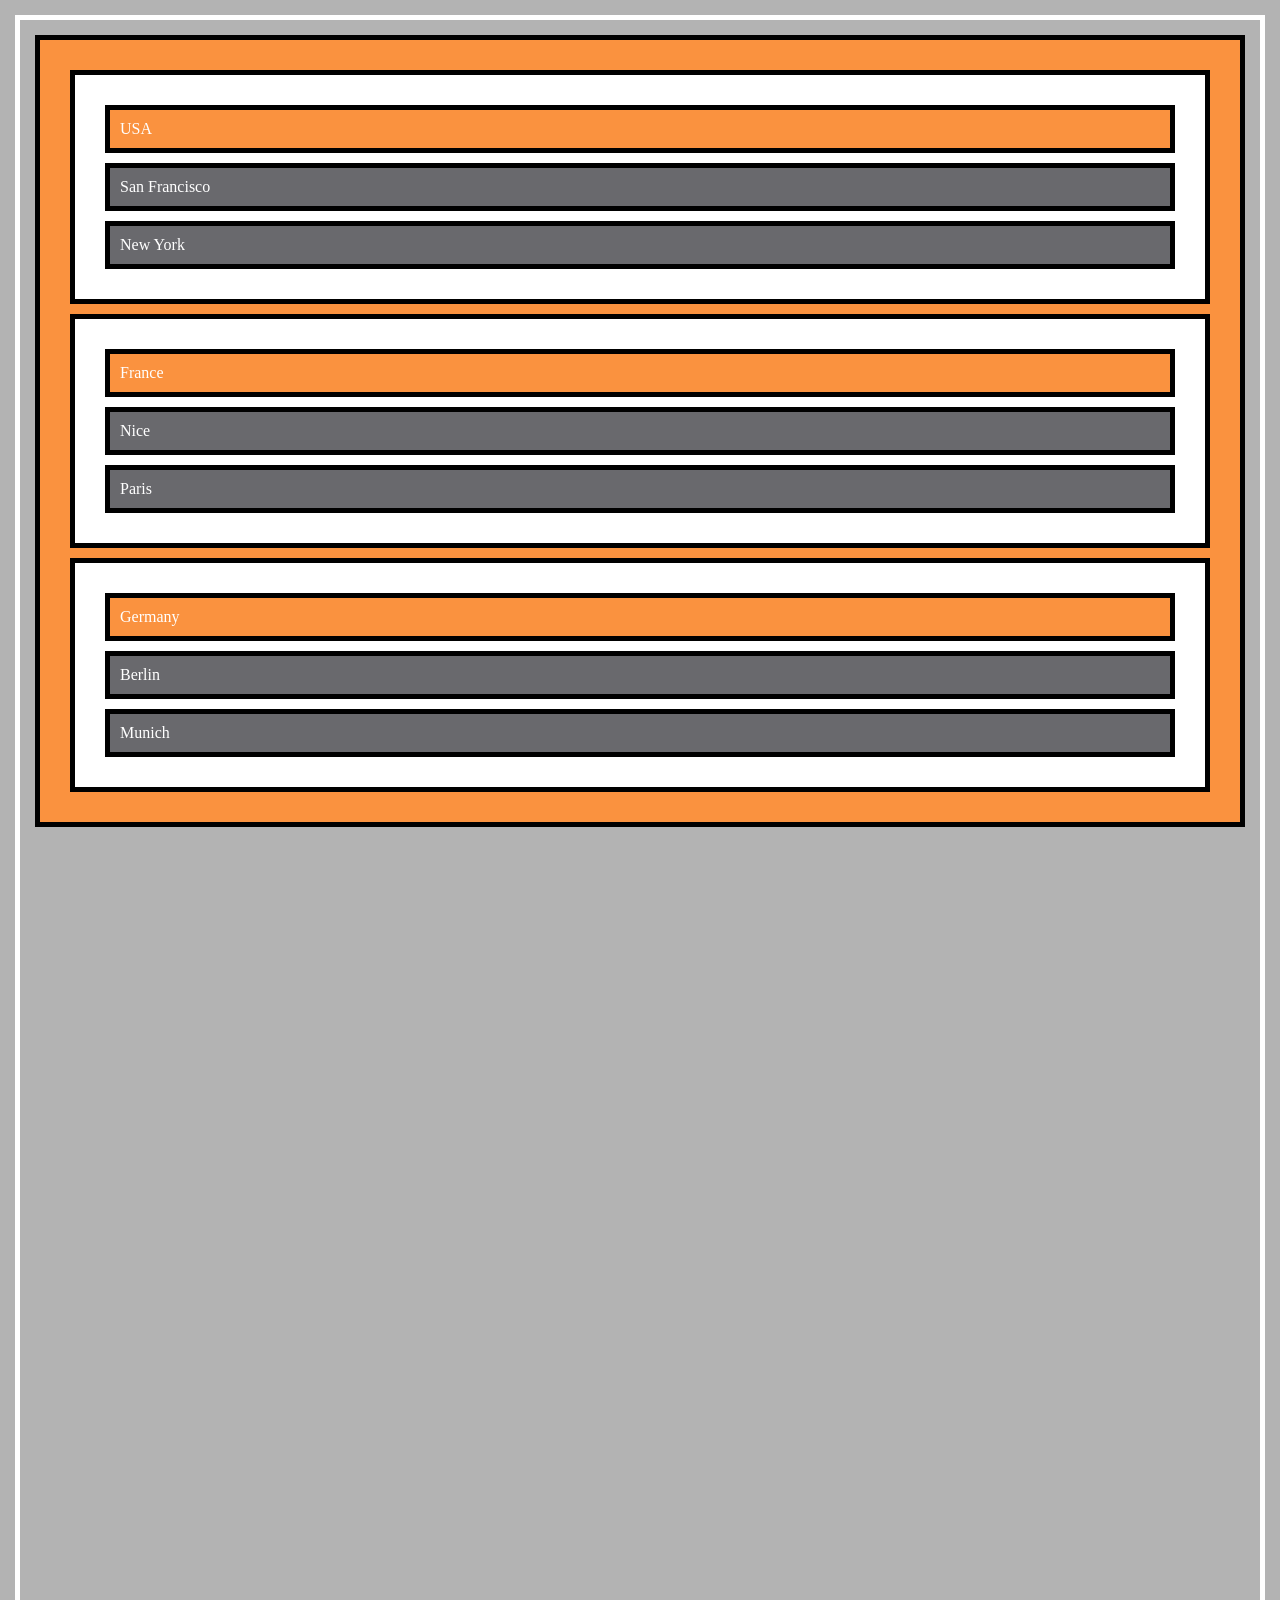
<file: sticky-positioning/index.html>
<!DOCTYPE html>
<html lang="en">
    <head>
        <meta charset="UTF-8">
        <meta http-equiv="X-UA-Compatible" content="ie=edge">
        <link rel="stylesheet" href="main.css">
        <title>Position</title>
    </head>
    <body>
        <div class="parent">
            <div class="country">USA</div>
            <div class="cities">San Francisco</div>
            <div class="cities">New York</div>
        </div>
        <div class="parent">
            <div class="country">France</div>
            <div class="cities">Nice</div>
            <div class="cities">Paris</div>
        </div>
        <div class="parent">
            <div class="country">Germany</div>
            <div class="cities">Berlin</div>
            <div class="cities">Munich</div>
        </div>
    </body>
</html>
</file>
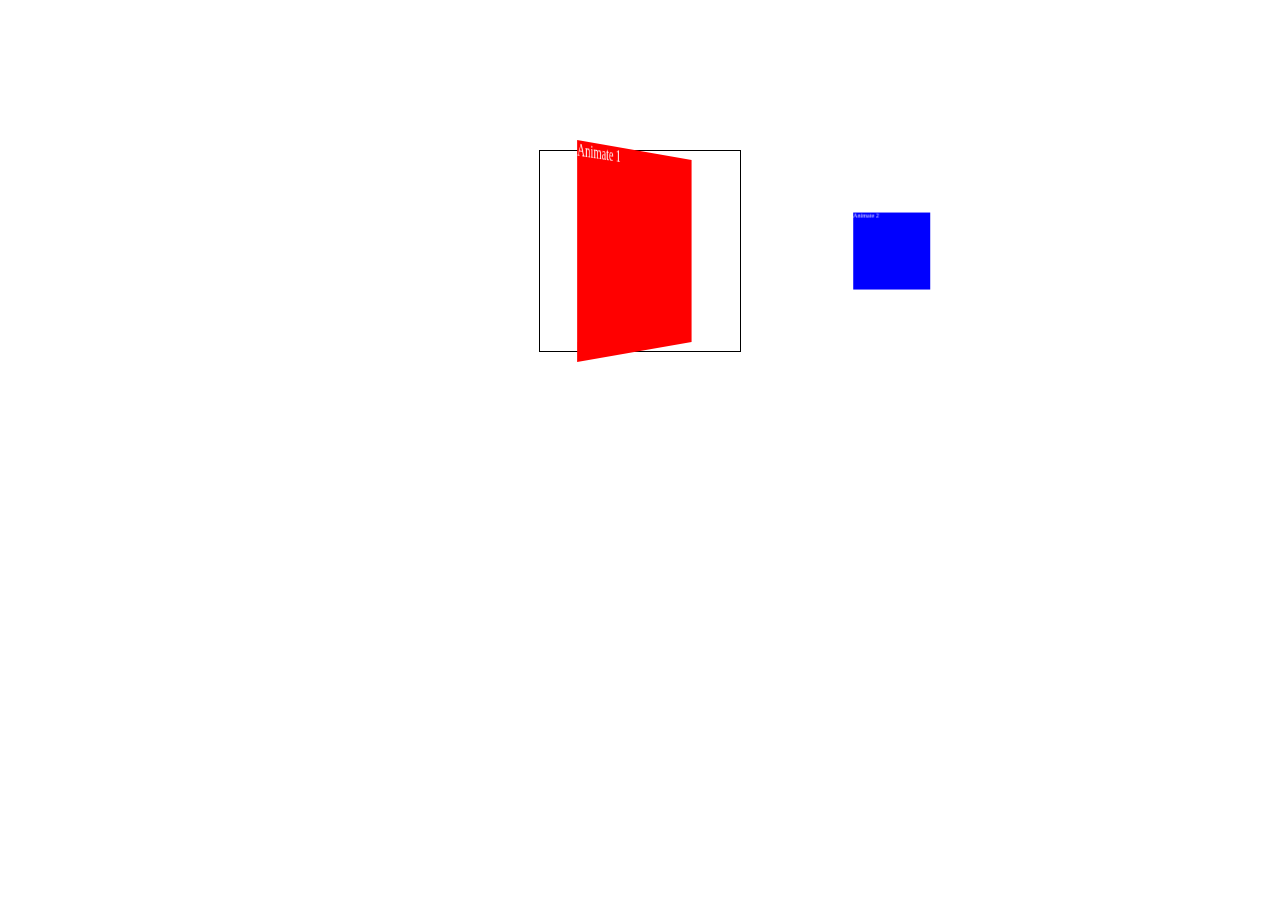
<file: transform_3D/index.html>
<!DOCTYPE html>
<html lang="en">

<head>
    <meta charset="UTF-8">
    <meta name="viewport" content="width=device-width, initial-scale=1.0">
    <link rel="stylesheet" href="main.css">
    <title>Transforms 3D</title>
</head>

<body>
    <div class="container">
        <div class="box1">Animate 1</div>
        <div class="box2">Animate 2</div>

    </div>
</body>

</html>
</file>
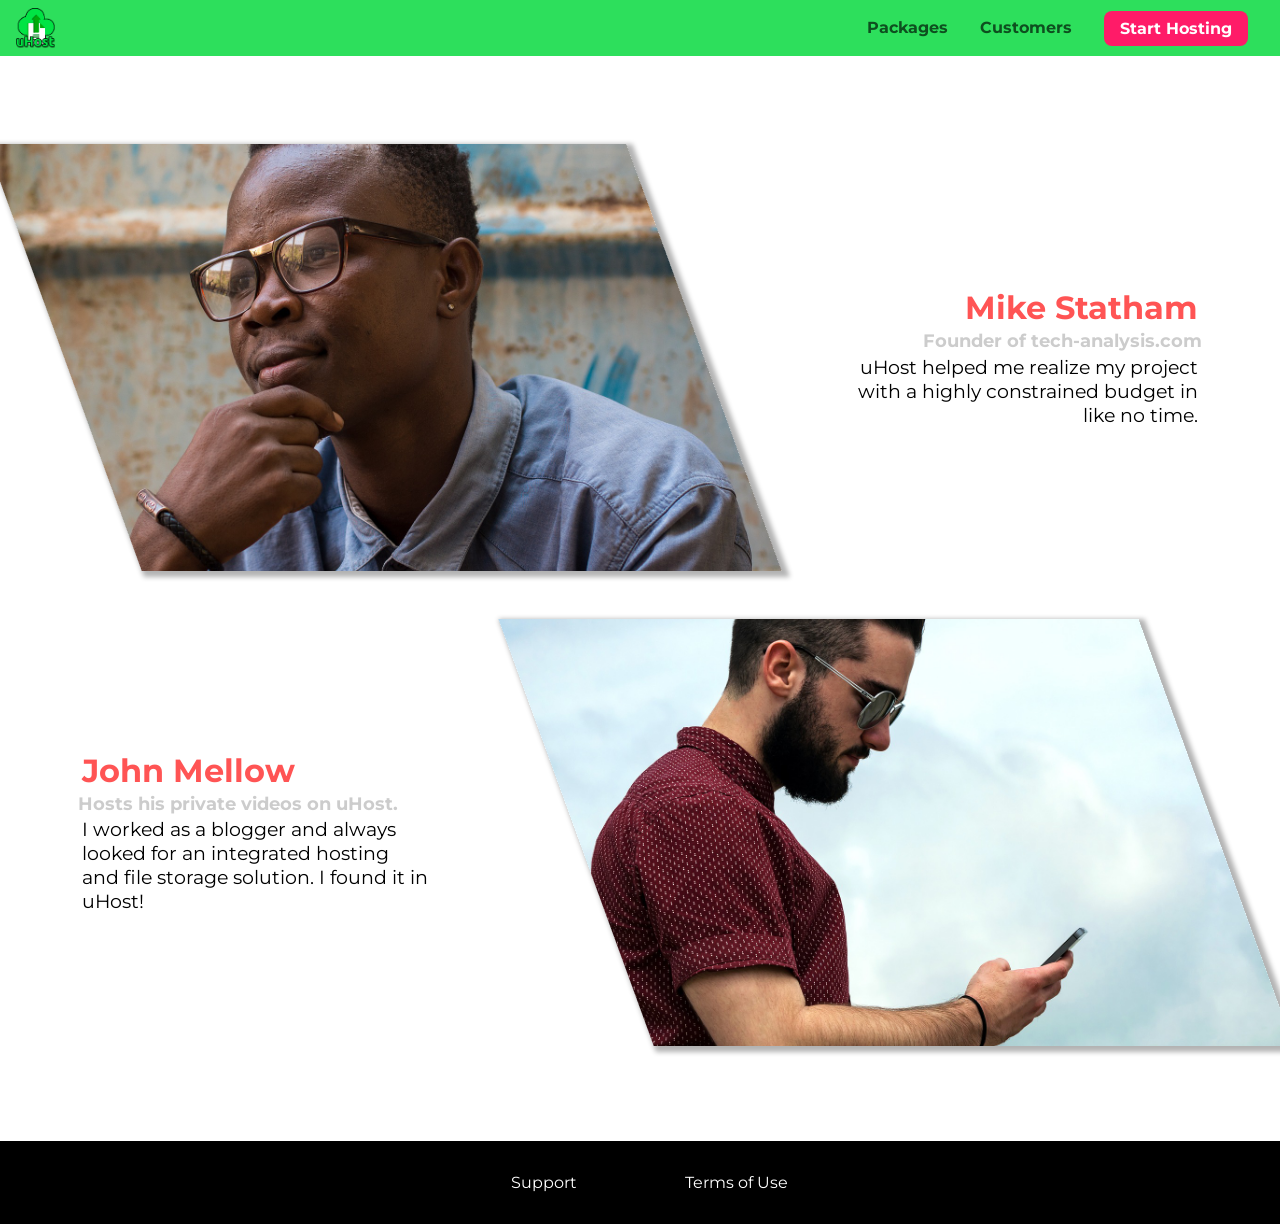
<file: basics-01/customers/index.html>
<!DOCTYPE html>
<html lang="en">

<head>
    <meta charset="UTF-8">
    <meta name="viewport" content="width=device-width, initial-scale=1.0">
    <meta http-equiv="X-UA-Compatible" content="ie=edge">
    <title>uHost Customers</title>
    <link rel="shortcut icon" href="../favicon.png">
    <link rel="stylesheet" href="../shared.css">
    <link rel="stylesheet" href="customers.css">
</head>

<body>
    <div class="backdrop"></div>
    <header class="main-header">
        <div>
            <button class="toggle-button">
                <span class="toggle-button__bar"></span>
                <span class="toggle-button__bar"></span>
                <span class="toggle-button__bar"></span>
            </button>
            <a href="../index.html" class="main-header__brand">
                <img src="../images/uhost-icon.png" alt="uHost - Your favourite hosting company" />
            </a>
        </div>
        <nav class="main-nav">
            <ul class="main-nav__items">
                <li class="main-nav__item">
                    <a href="../packages/index.html">Packages</a>
                </li>
                <li class="main-nav__item">
                    <a href="index.html">Customers</a>
                </li>
                <li class="main-nav__item main-nav__item--cta">
                    <a href="../start-hosting/index.html">Start Hosting</a>
                </li>
            </ul>
        </nav>
    </header>
    <nav class="mobile-nav">
        <ul class="mobile-nav__items">
            <li class="mobile-nav__item">
                <a href="../packages/index.html">Packages</a>
            </li>
            <li class="mobile-nav__item">
                <a href="index.html">Customers</a>
            </li>
            <li class="mobile-nav__item mobile-nav__item--cta">
                <a href="../start-hosting/index.html">Start Hosting</a>
            </li>
        </ul>
    </nav>
    <main>
        <div>
            <div class="testimonial" id="customer-1">
                <div class="testimonial__image-container">
                    <img src="../images/customer-1.jpg" alt="Mike Statham - Customer" class="testimonial__image">
                </div>
                <div class="testimonial__info">
                    <h1 class="testimonial__name">Mike Statham</h1>
                    <h2 class="testimonial__subtitle">Founder of
                        <a href="tech-analysis.com">tech-analysis.com</a>
                    </h2>
                    <p class="testimonial__text">uHost helped me realize my project with a highly constrained budget in
                        like no time.</p>
                </div>
            </div>
            <div class="testimonial" id="customer-2">

                <div class="testimonial__info">
                    <h1 class="testimonial__name">John Mellow</h1>
                    <h2 class="testimonial__subtitle">Hosts his private videos on uHost.
                    </h2>
                    <p class="testimonial__text">I worked as a blogger and always looked for an integrated hosting and
                        file storage solution. I found
                        it in uHost!
                    </p>
                </div>
                <div class="testimonial__image-container">
                    <img src="../images/customer-2.jpg" alt="John Mellow - Customer" class="testimonial__image">
                </div>
            </div>
        </div>
    </main>
    <footer class="main-footer">
        <nav>
            <ul class="main-footer__links">
                <li class="main-footer__link">
                    <a href="#">Support</a>
                </li>
                <li class="main-footer__link">
                    <a href="#">Terms of Use</a>
                </li>
            </ul>
        </nav>
    </footer>
    <script src="../shared.js"></script>

</body>

</html>
</file>
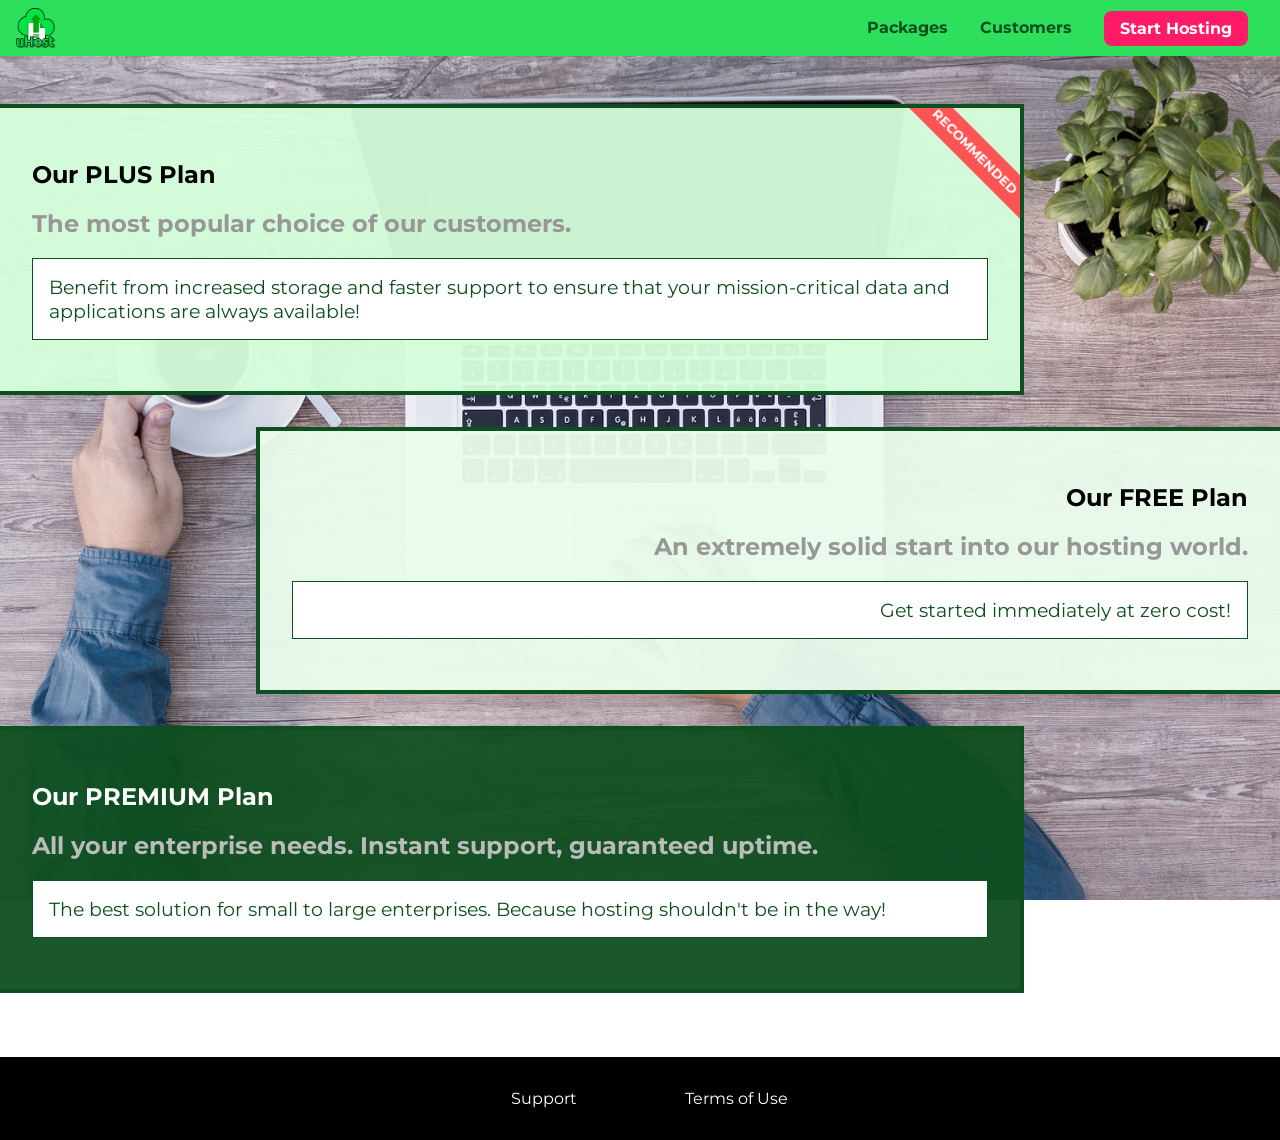
<file: basics-01/packages/index.html>
<!DOCTYPE html>
<html lang="en">

<head>
    <meta charset="UTF-8">
    <meta http-equiv="X-UA-Compatible" content="ie=edge">
    <meta name="viewport" content="width=device-width, initial-scale=1.0">
    <title>uHost</title>
    <link rel="shortcut icon" href="favicon.png">
    <link rel="stylesheet" href="../shared.css">
    <link rel="stylesheet" href="packages.css">
</head>

<body>
    <div class="backdrop"></div>
    <div class="background"></div>
    <header class="main-header">
        <div>
            <button class="toggle-button">
                <span class="toggle-button__bar"></span>
                <span class="toggle-button__bar"></span>
                <span class="toggle-button__bar"></span>
            </button>
            <a href="../index.html" class="main-header__brand">
                <img src="../images/uhost-icon.png" alt="uHost - Your favourite hosting company" />
            </a>
        </div>
        <nav class="main-nav">
            <ul class="main-nav__items">
                <li class="main-nav__item">
                    <a href="index.html">Packages</a>
                </li>
                <li class="main-nav__item">
                    <a href="../customers/index.html">Customers</a>
                </li>
                <li class="main-nav__item main-nav__item--cta">
                    <a href="../start-hosting/index.html">Start Hosting</a>
                </li>
            </ul>
        </nav>
    </header>
    <nav class="mobile-nav">
        <ul class="mobile-nav__items">
            <li class="mobile-nav__item">
                <a href="index.html">Packages</a>
            </li>
            <li class="mobile-nav__item">
                <a href="../customers/index.html">Customers</a>
            </li>
            <li class="mobile-nav__item mobile-nav__item--cta">
                <a href="../start-hosting/index.html">Start Hosting</a>
            </li>
        </ul>
    </nav>
    <main>

        <section class="package" id="plus">

            <a href="#">
                <h1 class="package__title">Our PLUS Plan</h1>
                <h2 class="package__badge">RECOMMENDED</h2>
                <h2 class="package__subtitle">The most popular choice of our customers.</h2>
                <p class="package__info">Benefit from increased storage and faster support to ensure that
                    your mission-critical data and
                    applications
                    are always available!</p>
            </a>
        </section>
        <section class="package" id="free">
            <a href="#">
                <h1 class="package__title">Our FREE Plan</h1>
                <h2 class="package__subtitle">An extremely solid start into our hosting world.</h2>
                <p class="package__info">Get started immediately at zero cost!</p>
            </a>
        </section>
        <div class="clearfix">
        </div>
        <section class="package" id="premium">
            <a href="#">
                <h1 class="package__title">Our PREMIUM Plan</h1>
                <h2 class="package__subtitle">All your enterprise needs. Instant support, guaranteed uptime. </h2>
                <p class="package__info">The best solution for small to large enterprises. Because hosting
                    shouldn't be in the way!</p>
            </a>
        </section>
    </main>
    <footer class="main-footer">
        <nav>
            <ul class="main-footer__links">
                <li class="main-footer__link">
                    <a href="#">Support</a>
                </li>
                <li class="main-footer__link">
                    <a href="#">Terms of Use</a>
                </li>
            </ul>
        </nav>
    </footer>
    <script src="../shared.js"></script>
</body>

</html>
</file>
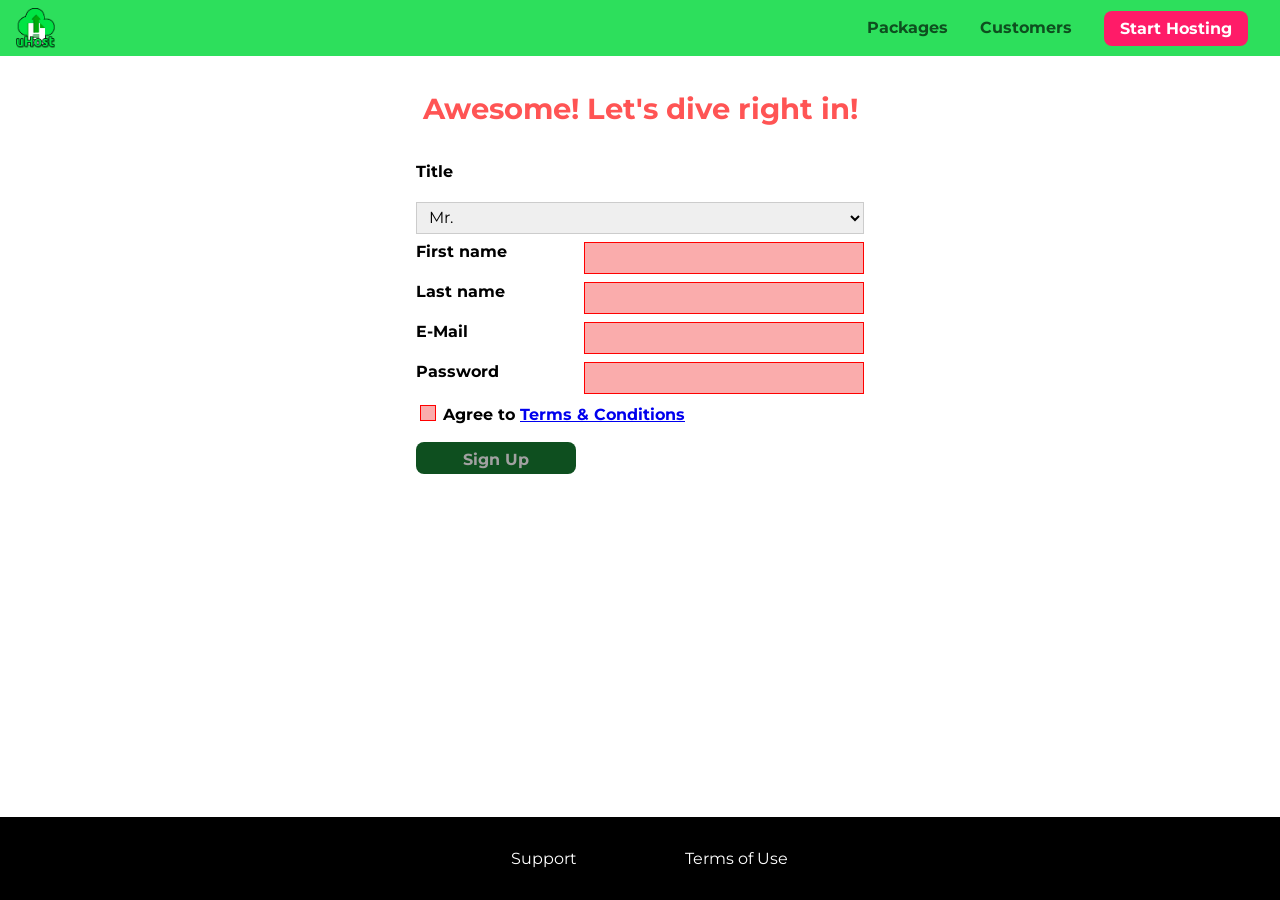
<file: basics-01/start-hosting/index.html>
<!DOCTYPE html>
<html lang="en">

<head>
    <meta charset="UTF-8">
    <meta name="viewport" content="width=device-width, initial-scale=1.0">
    <meta http-equiv="X-UA-Compatible" content="ie=edge">
    <title>uHost Signup</title>
    <link rel="shortcut icon" href="../favicon.png">
    <link rel="stylesheet" href="../shared.css">
    <link rel="stylesheet" href="start-hosting.css">
</head>

<body>
    <div class="backdrop"></div>
    <header class="main-header">
        <div>
            <button class="toggle-button">
                <span class="toggle-button__bar"></span>
                <span class="toggle-button__bar"></span>
                <span class="toggle-button__bar"></span>
            </button>
            <a href="../index.html" class="main-header__brand">
                <img src="../images/uhost-icon.png" alt="uHost - Your favorite hosting company">
            </a>
        </div>
        <nav class="main-nav">
            <ul class="main-nav__items">
                <li class="main-nav__item">
                    <a href="../packages/index.html">Packages</a>
                </li>
                <li class="main-nav__item">
                    <a href="../customers/index.html">Customers</a>
                </li>
                <li class="main-nav__item main-nav__item--cta">
                    <a href="index.html">Start Hosting</a>
                </li>
            </ul>
        </nav>
    </header>
    <nav class="mobile-nav">
        <ul class="mobile-nav__items">
            <li class="mobile-nav__item">
                <a href="../packages/index.html">Packages</a>
            </li>
            <li class="mobile-nav__item">
                <a href="../customers/index.html">Customers</a>
            </li>
            <li class="mobile-nav__item mobile-nav__item--cta">
                <a href="index.html">Start Hosting</a>
            </li>
        </ul>
    </nav>
    <main class="signup-page">
        <h1 class="signup-title">Awesome! Let's dive right in!</h1>
        <form action="index.html" class="signup-form">
            <label for="title" class="title-select__label">Title</label>
            <select id="title" class="invalid">
                <option value="mr">Mr.</option>
                <option value="ms">Ms.</option>
            </select>
            <label for="first-name">First name</label>
            <input type="text" id="first-name" required>
            <label for="last-name">Last name</label>
            <input type="text" id="last-name" required>
            <label for="email">E-Mail</label>
            <input type="email" id="email" required>
            <label for="password">Password</label>
            <input type="password" id="password" required>
            <div class="signup-form__checkbox">
                <input type="checkbox" id="agree-terms" required>
                <label for="agree-terms">Agree to
                    <a href="#">Terms &amp; Conditions</a>
                </label>
            </div>
            <button type="submit" class="button" disabled>Sign Up</button>
        </form>
    </main>
    <footer class="main-footer">
        <nav>
            <ul class="main-footer__links">
                <li class="main-footer__link">
                    <a href="#">Support</a>
                </li>
                <li class="main-footer__link">
                    <a href="#">Terms of Use</a>
                </li>
            </ul>
        </nav>
    </footer>
    <script src="../shared.js"></script>
</body>

</html>
</file>
<file: additional_selectors/main.css>
body {
    font-family: sans-serif;
}

nav {
    margin-bottom: 16px;
    background: #fa923f;
    padding: 8px 0;
}

a {
    text-decoration: none;
    color: white;
    margin: 10px;
}

a.active{
    color:#521751;
}


.main-section {
    height: 800px;
    border: 1px solid #ccc;
    padding: 16px;
}

.highlighted {
    border:2px solid #fa923f;
}
</file>
<file: basics-01/shared.css>
@import url('https://fonts.googleapis.com/css2?family=Roboto:ital,wght@0,100..900;1,100..900&display=swap');
@import url('https://fonts.googleapis.com/css2?family=Anton&display=swap');
@import url('https://fonts.googleapis.com/css2?family=Montserrat:400,700&display=swap');

:root{
    --dark-green: #0e4f1f;
    --highlight-color: #ff1b68;
}
* {
    box-sizing: border-box;
}
html{
    height: 100%;
}

body {
    font-family: 'Montserrat', sans-serif;
    margin: 0;
    display: grid;
    grid-template-rows: 3.5rem auto fit-content(8rem);
    grid-template-areas: "header"
                          "main"
                          "footer";
    height: 100%;
}

main {
    grid-area: main;
}

.backdrop {
    position: fixed;
    display: none;
    opacity: 0;
    top: 0;
    left: 0;
    z-index: 100;
    width: 100vw;
    height: 100vh;
    background: rgba(0, 0, 0, 0.5);
    transition: opacity 200ms linear;
}

.main-header {
    width: 100%;
    position: fixed;
    top: 0;
    left: 0;
    background: #2ddf5c;
    padding: 0.5rem 1rem;
    z-index: 60;
    display: flex;
    align-items: center;
    justify-content: space-between;
}

.main-header__brand {
    color: var(--dark-green);
    text-decoration: none;
    font-weight: bold;
    /* font-size: 1.5rem; */
    
    /* height: 1.5rem; */
    /* width: 20px; */
}

.main-header__brand img {
    /* height: 2.5rem; */
    height: 2.5rem;
    vertical-align: middle;
    /* margin-top: 0.2rem; */
}

.toggle-button {
    width: 3rem;
    background: transparent;
    border: none;
    cursor: pointer;
    padding-top: 0;
    padding-bottom: 0;
    vertical-align: middle;
}

.toggle-button:focus {
    outline: none;
}

.toggle-button__bar {
    width: 100%;
    height: 0.2rem;
    background: black;
    display: block;
    margin: 0.6rem 0;
}


.main-nav {
    display: none;
}

.main-nav__items {
    margin: 0;
    padding: 0;
    list-style: none;
    display: flex;
}

.main-nav__item {
    margin: 0 1rem;
}

.main-nav__item a,
.mobile-nav__item a {
    text-decoration: none;
    color: var(--dark-green);
    font-weight: bold;
    padding: 0.2rem 0;
}

.main-nav__item a:hover,
.main-nav__item a:active {
    color: white;
    border-bottom: 5px solid white;
}

.main-nav__item--cta{
    animation: wiggle 400ms 3s ease-out 8;
}

.main-nav__item--cta a,
.mobile-nav__item--cta a {
    color: white;
    background: var(--highlight-color);
    padding: 0.5rem 1rem;
    border-radius: 8px;

}

.main-nav__item--cta a:hover,
.main-nav__item--cta a:active,
.mobile-nav__item--cta a:hover,
.mobile-nav__item--cta a:active {
    color: var(--highlight-color);
    background: white;
    border: none;
}

@media (min-width: 40rem) {
    .toggle-button {
        display: none;
    }

    .main-header__brand {
        height: 3rem;
    }

    .main-header__brand img {
        height: 2.5rem;
    }

    .main-nav {
       
        display: flex;
    }
}

.main-footer {
    background: black;
    padding: 2rem;
    margin-top: 3rem;
    grid-area: footer;
}

.main-footer__links {
    list-style: none;
    margin: 0;
    padding: 0;
    text-align: center;
    display: flex;
    flex-direction: column;
    align-items: center;
    justify-content: center;
}

.main-footer__link {
    width: 100%;
    margin: 0.5rem 0;
}

.main-footer__link a {
    color: white;
    text-decoration: none;
}

.main-footer__link a:hover,
.main-footer__link a:active {
    color: #ccc;
}

@media (min-width: 40rem) {
    .main-footer__link {
        display: inline-block;
        width: 10rem;
        max-width: 25rem;
        margin: 0 1rem;
    }
    .main-footer__links{
        flex-direction: row;
        align-items: center;
        justify-content: center;
    }
}

.mobile-nav {
    display: none;
    transform: translateX(-100%);
    transition: transform 500ms ease-out;
    position: fixed;
    z-index: 101;
    top: 0;
    left: 0;
    background: white;
    width: 80%;
    height: 100vh;
}

.mobile-nav__items {
    width: 90%;
    height: 100%;
    list-style: none;
    margin:0 auto;
    padding: 0;
    text-align: center;
    display: flex;
    flex-direction: column;
    align-items: center;
    justify-content: center;
}

.mobile-nav__item {
    margin: 1rem 0;
}

.mobile-nav__item a {
    font-size: 1.5rem;
}

.button {
    background: var(--dark-green);
    color: white;
    font: inherit;
    border: 1.5px solid var(--dark-green);
    padding: 0.5rem;
    border-radius: 8px;
    font-weight: bold;
    cursor: pointer;
}

.button:hover,
.button:active {
    background: white;
    color: var(--dark-green);
}

.button:focus {
    outline: none;
}

.button[disabled] {
    cursor: not-allowed;
    border: #a1a1a1;
    color: #a1a1a1;
}

.open {
    display: block !important;
    opacity: 1 !important;
    transform: translateY(0) !important;
}

@keyframes wiggle {
    0%{
        transform: rotateZ(0);
    }
    50%{
        transform: rotateZ(-10deg);
    }
    100%{
        transform: rotateZ(10deg);
    }
}
</file>
<file: basics-01/main.css>
#product-overview {
  background: linear-gradient(to top, rgba(80, 68, 18, 0.6) 10%, transparent),
    url("images/freedom.jpg") center/cover no-repeat border-box,
    #ff1b68;
  /* background-image: url("freedom.jpg");
    background-size: cover;
    background-position: left 10% bottom 20%; */
  /* background-repeat: no-repeat;
    background-origin: border-box;
    background-clip: border-box; */
  /* background-image: linear-gradient(180deg, red 70%, blue 60%, rgba(0,0,0,0.5)); */
  /* background-image: radial-gradient(ellipse farthest-corner at 20% 50%, red, blue 70%, green); */
  width: 100%;
  height: 33vh;
  width: 100%;
  /* border: 5px dashed red; */
  position: relative;
}



#product-overview h1 {
  color: white;
  font-family: "Anton", sans-serif;
  position: absolute;
  bottom: 5%;
  left: 3%;
  font-size: 1.6rem;
}

@media (min-width: 40rem) and (min-height: 40rem){
  #product-overview {
    height: 60vh;
    background-position: 50% 25%;
  }

  #product-overview h1 {
    font-size: 3rem;
  }
}



.section-title {
  color: #2ddf5c;
  text-align: center;
}


.plan {
  background: #d5ffdc;
  text-align: center;
  padding: 1rem;
  margin: 0.5rem 0;
  /* display: inline-block; */
  width: 100%;
}

.plan--highlighted {
  background: #19b84c;
  color: white;

}

.plan__annotation {
  background: white;
  color: #19b84c;
  padding: 0.5rem;
  box-shadow: 2px 2px 2px 2px rgba(0, 0, 0, 0.5);
  border-radius: 8px;
}

.plan__title {
  color: #0e4f1f;
}

.plan__price {
  color: #858585;
}

.plan--highlighted .plan__title {
  color: white;
}

.plan--highlighted .plan__price {
  color: #0e4f1f;
}

.plan__features {
  list-style: none;
  margin: 0;
  padding: 0;
}

.plan__feature {
  margin: 0.5rem 0;
}

@media (min-width: 40rem) {
  .plan__list {
    display: flex;
    width: 100%;
    justify-content: center;
    align-items: center;
  }

  .plan {
    width: 30%;
    min-width: 13rem;
    max-width: 25rem;
    display: flex;
    flex-direction: column;
    align-items: center;
    justify-content: space-between;
    height: 28rem;
    /* margin: 2rem; */
  }

  .plan--highlighted {
    z-index: 50;
    box-shadow: 2px 2px 2px 2px rgba(0, 0, 0, 0.5);
    height: 30rem;
  }
}

#key-features {
  background: #ff1b68;
  margin-top: 5rem;
  padding: 1rem;
}

#key-features .section-title {
  color: white;
  margin: 2rem;
}

.key-feature__list {
  list-style: none;
  margin: 0;
  padding: 0;
  text-align: center;
}

.key-feature {
  width: 100%;
}

.key-feature__image {
  background: #ffcede;
  width: 128px;
  height: 128px;
  border: 2px solid #424242;
  border-radius: 50%;
  margin: auto;
  padding: 1.5rem;
}

.key-feature__description {
  text-align: center;
  font-weight: bold;
  color: white;
  font-size: 1.2rem;
}

@media (min-width: 40rem) {
  .key-feature{
    /* display: flex; */
    /* width: 30%; */
    vertical-align: top;
    max-width: 25rem;

  }
  .key-feature__list{
    display: flex;
    align-items: center;
    justify-content: center;
  }
}

/* h1 {
    font-family: sans-serif;
} */

.modal {
  position: fixed;
  /* display: none; */
  opacity: 0;
  transform:translateY(-3rem);
  transition: opacity 200ms ease-out, transform 500ms ease-out;
  z-index: 200;
  top: 20%;
  left: 30%;
  width: 40%;
  background: white;
  padding: 1rem;
  border: 1px solid #ccc;
  box-shadow: 1px 1px 1px rgba(0, 0, 0, 0.5);
}

.modal__title {
  text-align: center;
  margin: 0 0 1rem 0;
}

.modal__actions {
  text-align: center;
}

.modal__action {
  border: 1px solid #0e4f1f;
  background: #0e4f1f;
  text-decoration: none;
  color: white;
  font: inherit;
  padding: 0.5rem 1rem;
  cursor: pointer;
}

.modal__action:hover,
.modal__action:active {
  background: #2ddf5c;
  border-color: #2ddf5c;
}

.modal__action--negative {
  background: red;
  border-color: red;
}

.modal__action--negative:hover,
.modal__action--negative:active {
  background: #ff5454;
  border-color: #ff5454;
}
</file>
<file: flexbox/main.css>
* {
    box-sizing: border-box;
    font-size: 1.5rem;
}

html {
    background: #b3b3b3;
    padding: 5px;
}

body {
    background: #b3b3b3;
    padding: 5px;
    margin: 0;
  }
  
.flex-container {
    background: white;
    padding: 10px;
    border: 5px solid black;
    display: flex;
    flex-direction: row;
    flex-wrap: wrap;
  }

.item-1 {
    background: #ff7300;
    color: white;
    padding: 10px;
    border: 5px solid black;
    margin: 10px;
}

.item-2 {
    background: #ff9640;
    color: white;
    padding: 10px;
    border: 5px solid black;
    margin: 10px;
    width: 250px;
    font-size: 1.8rem;
}

.item-3 {
    background: #ff9640;
    color: white;
    padding: 10px;
    border: 5px solid black;
    margin: 10px;
    height: 250px;
}

.item-4 {
    background: #f5c096;
    color: white;
    padding: 10px;
    border: 5px solid black;
    margin: 10px;
    width: 300px;
    height: 300px;
}

.item-5 {
    background: #d3c0b1;
    color: white;
    padding: 10px;
    border: 5px solid black;
    margin: 10px;
    width: 350px;
}

.item-6 {
    background: #d3c0b1;
    color: white;
    padding: 10px;
    border: 5px solid black;
    margin: 10px;
    width: 350px;
}
</file>
<file: grid-autoflow/main.css>
.container {
    margin: 20px;
    display: grid;
    grid-template-columns: repeat(auto-fill, 10rem);
    justify-content: center;
    grid-gap: 1.5rem;
    grid-auto-rows: minmax(8rem, auto);
    /* grid-auto-flow: column;
    grid-auto-columns: 5rem; */
}

.quote {
  border: 1px solid #fa923f;
  background: #ffbd87;
  font-family: sans-serif;
  padding: 1rem;
  border-radius: 5px;
}

.quote--featured {
  border: #ff4213;
  background: #ff9f87;
  grid-column: span 2;
}
</file>
<file: grid-example/main.css>
.container{
    display: grid;
    border: 1px solid black;
    color: white;
    padding: 0.5rem;
    grid-template-columns: repeat(4, 25%);
    grid-template-rows: repeat(10, 10%);
    height: 40rem;
}

.header, .sidebar, .main-content, .footer{
    background-color: red;
    border: 3px solid white;
    padding:0.25 rem;
}

.header{
    grid-column-start: 1;
    grid-column-end: -1;
}

.main-content{
    grid-column-start:2;
    grid-column-end: -1;
    grid-row-start: 2;
    grid-row-end: -2;
}

.sidebar{
    grid-row-start: 2;
    grid-row-end: -2;
}

.footer{
    grid-column-start: 1;
    grid-column-end: -1;
}
</file>
<file: grid-example/grid.css>
.container {
    display: grid;
    border: 1px solid black;
    color: white;
    grid-template-columns: repeat(4, 25%);
    grid-template-rows: repeat(10, 10%);
    height: 40rem;
    grid-template-areas:
        "header header header header"
        "sidebar main main main"
        "sidebar main main main"
        "sidebar main main main"
        "sidebar main main main"
        "sidebar main main main"
        "sidebar main main main"
        "sidebar main main main"
        "sidebar main main main"
        "footer footer footer footer";
}

.header,
.sidebar,
.main-content,
.footer {
    background-color: red;
    border: 3px solid white;
    padding: 0.25 rem;
}

.header {
    grid-area: header;
}

.sidebar {
    grid-area: sidebar;
}

.main-content {
    grid-area: main;
}

.footer {
    grid-area: footer;
}
</file>
<file: grid/main.css>
.container {
    /* margin: 20px; */
    display: grid;
    /* grid-template-columns: 200px 2fr 20% 1fr; */
    grid-template-columns: [hd-start] repeat(4, 25%)[hd-end];
    grid-template-rows: [row-1-start hd-start] 5rem [hd-end row-1-end row-2-start] 20rem 5rem;
    grid-template-areas: "header header header header"
        "side main main main"
        "footer footer footer footer";
    gap: 0.5rem 0.5rem;
}

.el1 {
    background: rgba(255, 154, 72, 0.5);
    grid-area: side;
}

.el2 {
    background: rgba(255, 0, 0, 0.5);
    grid-area: main;
    z-index: 10;

}

.el3 {
    background: rgba(0, 128, 0, 0.5);
    grid-column-start: 3;
    grid-column-end: span 2;
    grid-row-start: 1;
    grid-row-end: 3;
    grid-area: hd;
}

.el4 {
    background: rgba(0, 4, 255, 0.5);
    grid-area: footer;
}
</file>
<file: positioning-elements/main.css>
html {
    background: #b3b3b3;
    padding: 15px;
    border: 5px solid white;
    margin: 15px;
    height: 2000px;
}

body {
    background: #fa923f;
    padding: 20px;
    border: 5px solid black;
    margin: 0;
  }
  
.parent {
    background: white;
    padding: 20px;
    border: 5px solid black;
    margin: 0;
  }
  
.parent div {
    background: rgb(105, 105, 109);
    color: white;
    padding: 10px;
    border: 5px solid black;
    margin: 10px;
}

.parent .child-1{
  position:fixed;
  width: 100%;
  top:0;
  left: 0;
  margin:0;
  box-sizing: border-box;
}
</file>
<file: sass/main.css>
.char-highlight {
  font-weight: bold;
  font-size: 1.4rem;
  color: #521751;
}

html {
  font-size: 94.75%;
}

body {
  font-family: Arial, sans-serif;
  margin: 0;
}

.container {
  display: -webkit-box;
  display: -ms-flexbox;
  display: -webkit-flex;
  display: flex;
  flex-direction: column;
  flex-wrap: nowrap;
  align-items: center;
  padding: 3rem 0;
  box-sizing: border-box;
}

.sass-introduction {
  border: 0.05rem solid #521751;
  background: rgb(246.72, 225.48, 246.36);
  padding: 2rem;
  text-align: center;
  box-shadow: 0.2rem 0.2rem 0.1rem #ccc;
  width: 90%;
  box-sizing: border-box;
}

.sass-introduction p {
  margin: 0;
}

.sass-details {
  border: 0.05rem solid #521751;
  background: #fae5ff;
  padding: 1rem;
  text-align: center;
  margin: 2rem 0;
  width: 90%;
  box-sizing: border-box;
}

.section-header {
  border-bottom: 0.05rem solid #521751;
}

.section-header h1 {
  margin: 0 0 1rem 0;
}

.documentation-links {
  list-style: none;
  margin: 1rem 0 0 0;
  padding: 0;
  display: -webkit-box;
  display: -ms-flexbox;
  display: -webkit-flex;
  display: flex;
  flex-direction: column;
}
.documentation-links li {
  margin: 0.2rem 0;
  background: white;
}
.documentation-links .documentation-link {
  text-decoration: none;
  color: #521751;
  display: block;
  padding: 0.2rem;
  border: 0.05rem solid #521751;
}
.documentation-links .documentation-link:hover,
.documentation-links .documentation-link:active {
  color: white;
  background: #fa923f;
  border-color: #fa923f;
}

.documentation-links .documentation-link {
  text-decoration: none;
  color: #521751;
  display: block;
  padding: 0.2rem;
  border: 0.05rem solid #521751;
}

@media (min-width: 40rem) {
  html {
    font-size: 125%;
  }
  .container {
    padding: 3rem 0;
  }
  .sass-introduction,
  .sass-details {
    width: 30rem;
  }
}

/*# sourceMappingURL=main.css.map */
</file>
<file: stacking-context/main.css>
html {
    background: #b3b3b3;
    padding: 15px;
    border: 5px solid white;
    margin: 15px;
    height: 2000px;
}

body {
    background: white;
    padding: 20px;
    border: 5px solid black;
    margin: 0;
    height: 400px;
}
  
.navigation, .headline, .contact-us {
    padding: 20px;
    border: 5px solid black;
    margin: 10px;
    position: fixed;
}
  
.headline div {
    background: rgb(105, 105, 109);
    color: white;
    padding: 10px;
    border: 5px solid black;
    margin: 10px;
    width: 130px;
}

.navigation {
    background: rgb(255, 109, 109);
    top: 100px;
    left: 100px;
    width: 300px;
}

.headline {
    background: rgb(77, 77, 248);
    top: 150px;
    left: 150px;
    width: 270px;
    height: 200px;
}

.contact-us {
    background: rgb(69, 214, 69);
    top: 180px;
    left: 320px;
    width: 180px;
}

.image-1 {
    top: 200px;
    left: 230px; 
}

.image-2 {
    top: 230px;
    left: 260px;
}

.image-3 {
    left: 300px;
    top: 260px;
}
</file>
<file: sticky-positioning/main.css>
html {
    background: #b3b3b3;
    padding: 15px;
    border: 5px solid white;
    margin: 15px;
    height: 2000px;
}

body {
    background: #fa923f;
    padding: 20px;
    border: 5px solid black;
    margin: 0;
  }
  
.parent {
    background: white;
    padding: 20px;
    border: 5px solid black;
    margin: 10px;
  }

.parent .country {
    background: #fa923f;
    color: white;
    padding: 10px;
    border: 5px solid black;
    margin: 10px;
    position: sticky;
    top:20px;
}
  
.parent .cities {
    background: rgb(105, 105, 109);
    color: white;
    padding: 10px;
    border: 5px solid black;
    margin: 10px;
}
</file>
<file: transform_3D/main.css>
.container {
    margin: 150px auto;
    border: 1px solid black;
    width: 200px;
    height: 200px;
    perspective: 1000px;
    perspective-origin: 500px;
    position: relative;
}

.box1 {
    position: absolute;
    background: red;
    width: 100%;
    height: 100%;
    transform: rotateY(80deg);
    color: white;
}

.box2 {
    position: absolute;
    background: blue;
    width: 100%;
    height: 100%;
    /* transform:rotateY(80deg); */
    transform: translateX(1rem) translateZ(-100rem);
    color: white;
}
</file>
<file: basics-01/customers/customers.css>
main{
  padding-top: 2.5rem;
}
.testimonial {
    font-size: 1.2rem;
    /* margin: 3rem 0; */
  }
  
  /* .testimonial__list {
    width: 80%;
    margin: auto;
  } */
  
  .testimonial__image-container{
    width: 60%;
    max-width: 40rem;
    box-shadow: 3px 3px 5px 3px rgba(0, 0, 0, 0.3);
    transform: skewX(20deg);
    overflow: hidden;
  }

  .testimonial__image{
    width: 100%;
    vertical-align: top;
    transform: skewX(-20deg) scale(1.4);
  }
  
  .testimonial__info {
    text-align: right;
    padding: 0.9rem;
    /* display: inline-block; */
    /* vertical-align: middle; */
    /* width: 30%; */
  }
  
  #customer-2.testimonial {
    text-align: right;
  }
  
  #customer-2 .testimonial__info {
    text-align: left;
  }
  
  .testimonial__name {
    margin: 0.2rem;
    color: #ff5454;
    font-size: 2rem;
  }
  
  .testimonial__subtitle {
    margin: 0;
    font-size: 1.1rem;
    color: #ccc;
  }
  
  .testimonial__subtitle a {
    color: inherit;
    text-decoration: none;
  }
  
  .testimonial__subtitle a:hover,
  .testimonial__subtitle a:active {
    color: #7a7a7a;
  }
  
  .testimonial__text {
    margin: 0.2rem;
  }
  
  @media (min-width: 40rem) {
    .testimonial{
      margin: 3rem auto;
      max-width: 1500px;
      display: flex;
      align-items: center;
      justify-content: space-around;
    }
    .testimonial__image-container{
      width: 66%;
    }
    .testimonial__info{
      display: inline-block;
      vertical-align: middle;
      width: 30%;
    }
  }

  #customer-1:hover .testimonial__image-container{
    animation: flip-customer 1s ease-out forwards;
  }

  @keyframes flip-customer{
    0%{
      transform: rotateY(0) skew(20deg);
    }
    50%{
      transform: rotateY(160deg) skew(20deg);
    }
    100%{
      transform: rotateY(360deg) skew(20deg);
    }
  }
</file>
<file: basics-01/packages/packages.css>
@font-face {
    font-family: "AnonymousPro";
    src:
        url("Anonymous_Pro/AnonymousPro-Regular.ttf") format("truetype");
}

@font-face {
    font-family: "AnonymousPro";
    src: url("Anonymous_Pro/AnonymousPro-Bold.ttf") format("truetype");
    font-weight: 700;
}

main {
    padding-top: 2rem;
}

.background {
    background: url("../images/plans-background.jpg") center/cover;
    filter: grayscale(40%);
    width: 100%;
    height: 100%;
    position: fixed;
    z-index: -1;
}

.package {
    width: 80%;
    margin: 1rem 0;
    border: 4px solid #0e4f1f;
    border-left: none;
    position: relative;
    overflow: hidden;
}

.package:hover,
.package:active {
    box-shadow: 2px 2px 4px rgba(0, 0, 0, 0.5);
    border-color: #ff5454;
    animation: jump 1s ease-out forwards;
}

.package a {
    text-decoration: none;
    color: inherit;
    display: block;
    padding: 2rem;
}

.package__badge {
    position: absolute;
    top: 0;
    right: 0;
    margin: 0;
    font-size: 0.8rem;
    color: white;
    background: #ff5454;
    padding: 0.5rem;
    transform: rotateZ(45deg) translateX(3.5rem) translateY(-1rem);
    transform-origin: center;
    width:12rem;
    text-align: center;
}

.package__subtitle {
    color: #979797;

}

.package__info {
    padding: 1rem;
    border: 1px solid #0e4f1f;
    font-size: 1.2rem;
    color: #0e4f1f;
    background: white;
    /* font-family: "Roboto", sans-serif; */
    /* font-style: italic; */
}

.clearfix {
    clear: both;
}

#plus {
    background: rgba(213, 255, 220, 0.95);
}

#free {
    background: rgba(234, 252, 237, 0.95);
    float: right;
    border-right: none;
    border-left: 4px solid #0e4f1f;
    text-align: right;
}

#free:hover,
#free:active {
    border-left-color: #ff5454;
}

#premium {
    background: rgba(14, 79, 31, 0.95);
}

#premium .package__title {
    color: white;
}

#premium .package__subtitle {
    color: #bbb;

}

@media (min-width: 40rem) {
    main {
        max-width: 1500px;
        margin-left: auto;
        margin-right: auto;
    }
}

@media (min-width:1500px) {
    .package {
        border-left: 4px solid #0e4f1f;
    }

    #free {
        border-right: 4px solid #0e4f1f;
    }

    #free:hover,
    #free:active {
        border-right-color: #ff5454;
    }
}

@keyframes jump{
    0%{
        transform: translateY(0);
    }
    33%{
        transform: translateY(-1.5rem);
    }
    100%{
        transform: translateY(-1rem);
    }
}
</file>
<file: basics-01/start-hosting/start-hosting.css>
main {
    padding-top: 1rem;
}

.signup-title {
    text-align: center;
    font-size: 1.8rem;
    color: #ff5454;

}

.signup-form {
    padding: 1rem;
    display: grid;
    grid-row-gap: 1rem;
    grid-column-gap: 0.5rem;
    grid-auto-rows: 2rem;
    row-gap: 0.5rem;
}

.signup-form label {
    font-weight: bold;
}

.signup-form label,
.signup-form input,
.signup-form select {
    display: block;
    width: 100%;
}

.signup-form input[id*="terms"],
.signup-form input[id*="terms"]+label {
    display: inline-block;
    width: auto;
    vertical-align: bottom;
}

.signup-form input:not([type="checkbox"]),
.signup-form select {
    border: 1px solid #ccc;
    padding: 0.2rem 0.5rem;
    font: inherit;
}

.signup-form input:focus,
.signup-form select:focus {
    outline: none;
    background-color: #d8f3df;
    border-color: #2ddf5c;
}

.signup-form input[type="checkbox"] {
    border: 1px solid #ccc;
    background: white;
    width: 1rem;
    height: 1rem;
    -webkit-appearance: none;
    -moz-appearance: none;
    appearance: none;

}

.signup-form input[type="checkbox"]:checked {
    background: #2ddf5c;
    border: #0e4f1f;

}

.signup-form button[type="submit"] {
    display: block;
}

.signup-form :invalid {
    background: #faacac !important;
    border-color: red !important;
}

@media (min-width: 40rem) {
    .signup-form {
        margin: auto;
        width: 30rem;
        grid-template-columns: 10rem auto;
    }
    .signup-form__checkbox{
        grid-column: span 2;
    }
    .title-select__label{
       grid-column: span 2;
    }
    .signup-form select{
        grid-row: 2/3;
        grid-column: 1/3;
    }
}
</file>
